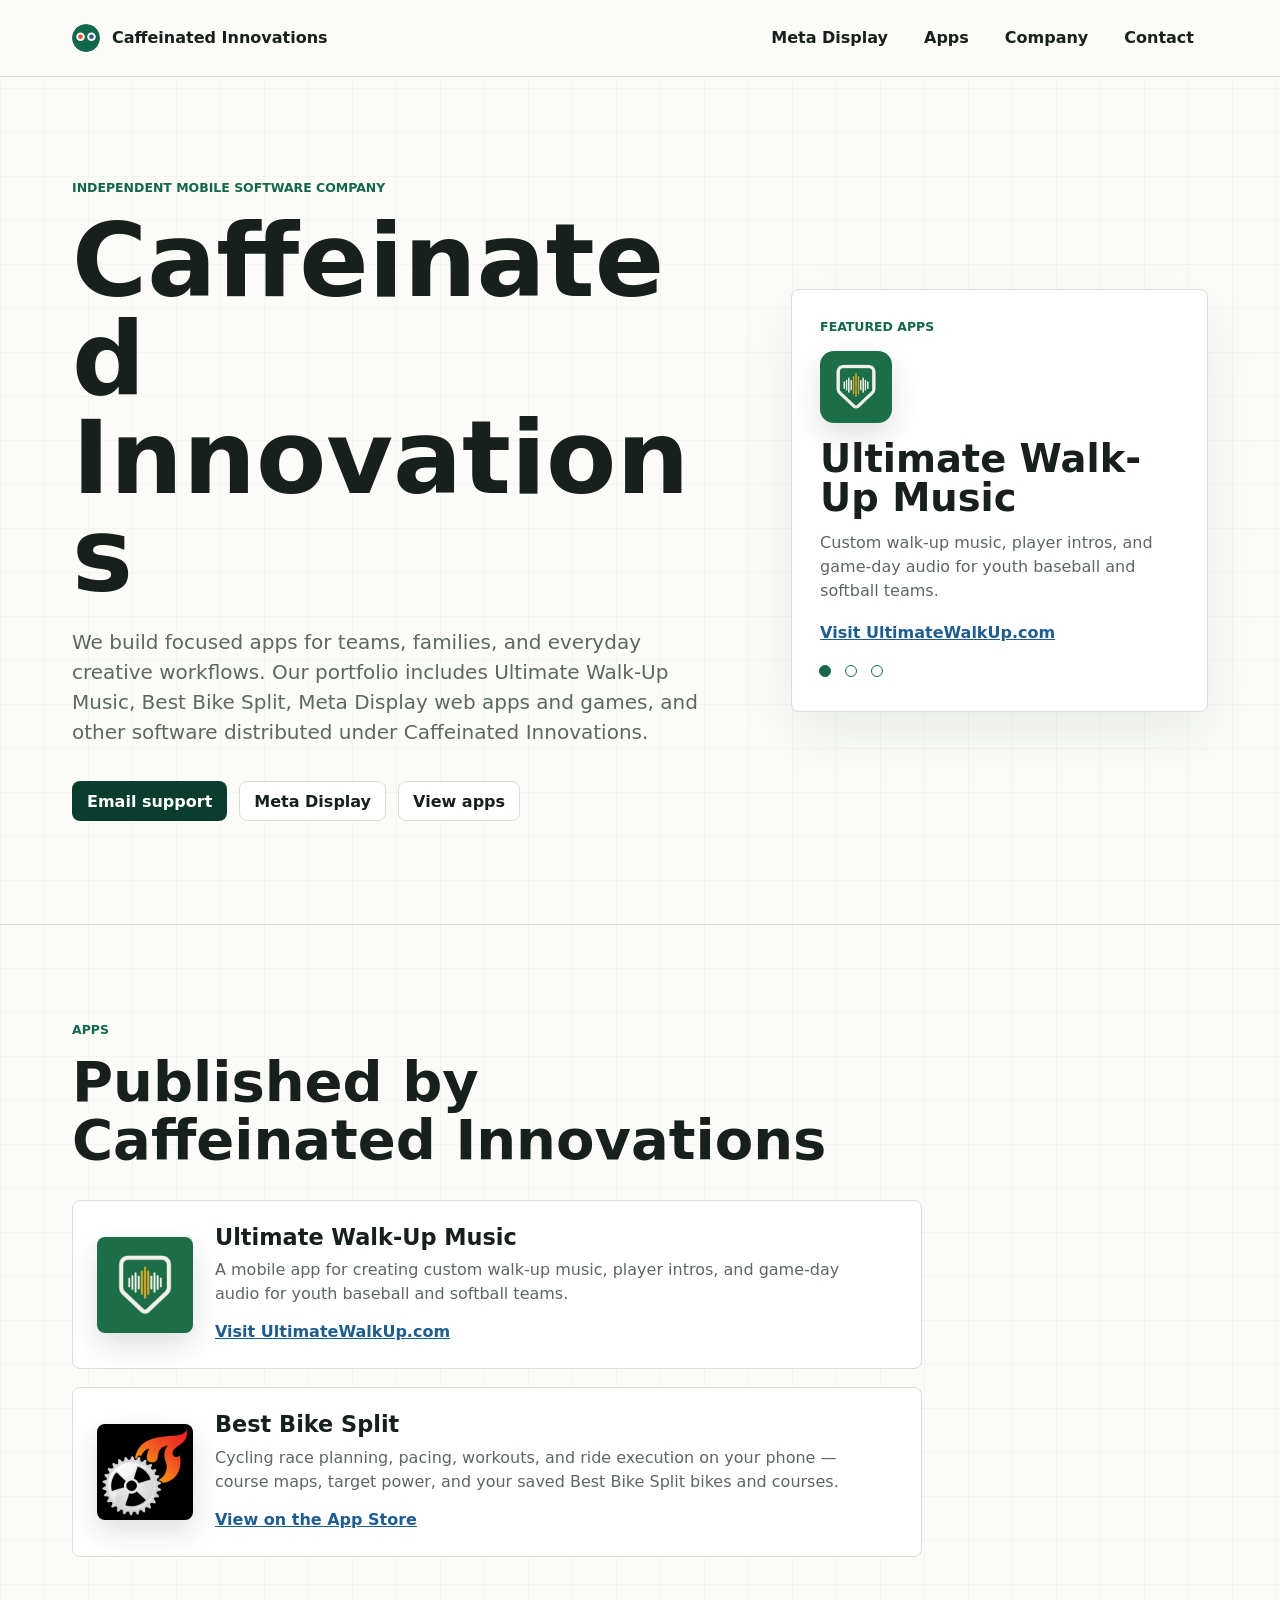
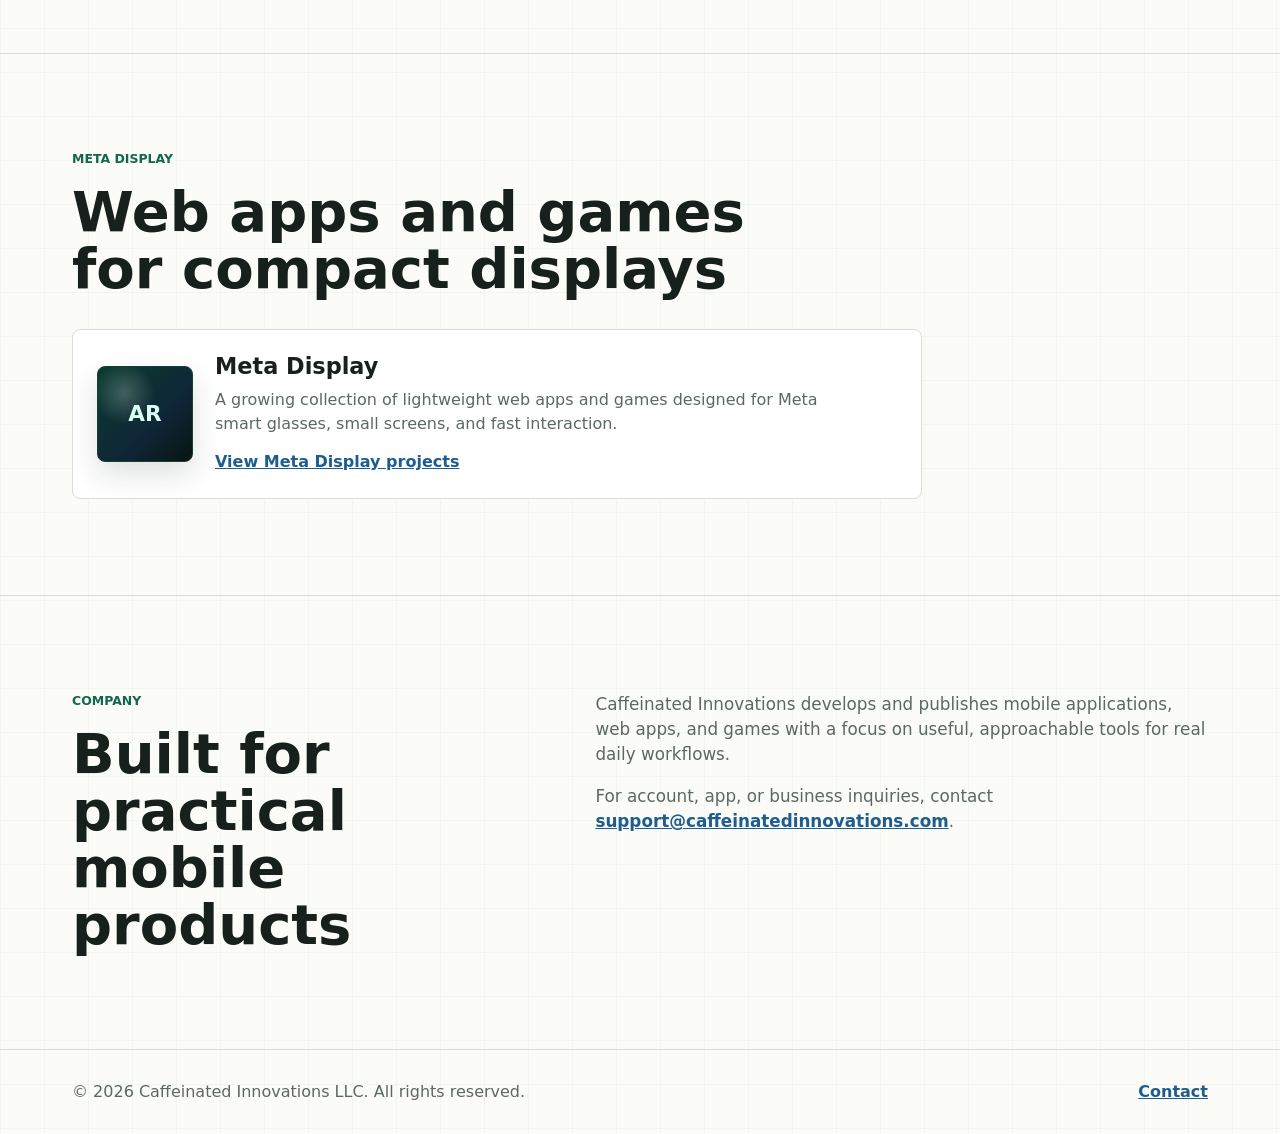
<file: index.html>
<!doctype html>
<html lang="en">
  <head>
    <meta charset="utf-8">
    <meta name="viewport" content="width=device-width, initial-scale=1">
    <title>Caffeinated Innovations</title>
    <meta
      name="description"
      content="Caffeinated Innovations is an independent software company building mobile apps, web apps, and games, including Ultimate Walk-Up Music and Best Bike Split."
    >
    <meta property="og:title" content="Caffeinated Innovations">
    <meta
      property="og:description"
      content="Independent software company building practical mobile apps, web apps, and games."
    >
    <meta property="og:type" content="website">
    <meta property="og:url" content="https://caffeinatedinnovations.com/">
    <link rel="canonical" href="https://caffeinatedinnovations.com/">
    <link rel="icon" type="image/svg+xml" href="/favicon.svg">
    <link rel="icon" sizes="32x32" href="/favicon-32.png">
    <link rel="apple-touch-icon" href="/apple-touch-icon-180.png">
    <link rel="stylesheet" href="styles.css">
  </head>
  <body>
    <header class="site-header">
      <a class="brand" href="/" aria-label="Caffeinated Innovations home">
        <img class="brand-mark" src="/favicon.svg" alt="" width="28" height="28">
        <span>Caffeinated Innovations</span>
      </a>
      <nav aria-label="Primary navigation">
        <a href="meta-display/">Meta Display</a>
        <a href="#apps">Apps</a>
        <a href="#company">Company</a>
        <a href="mailto:support@caffeinatedinnovations.com">Contact</a>
      </nav>
    </header>

    <main>
      <section class="hero" aria-labelledby="company-title">
        <div class="hero-copy">
          <p class="eyebrow">Independent mobile software company</p>
          <h1 id="company-title">Caffeinated Innovations</h1>
          <p class="intro">
            We build focused apps for teams, families, and everyday creative
            workflows. Our portfolio includes Ultimate Walk-Up Music, Best
            Bike Split, Meta Display web apps and games, and other software
            distributed under Caffeinated Innovations.
          </p>
          <div class="hero-actions" aria-label="Company contact options">
            <a class="button primary" href="mailto:support@caffeinatedinnovations.com">
              Email support
            </a>
            <a class="button secondary" href="meta-display/">Meta Display</a>
            <a class="button secondary" href="#apps">View apps</a>
          </div>
        </div>

        <aside class="app-highlight" aria-label="Featured apps" data-rotator>
          <p class="eyebrow">Featured apps</p>
          <div class="featured-slides">
            <div class="featured-slide active">
              <img
                class="featured-icon"
                src="assets/ultimate-walk-up-icon.png"
                alt=""
                width="72"
                height="72"
              >
              <h2>Ultimate Walk-Up Music</h2>
              <p>
                Custom walk-up music, player intros, and game-day audio for
                youth baseball and softball teams.
              </p>
              <a href="https://ultimatewalkup.com/">Visit UltimateWalkUp.com</a>
            </div>
            <div class="featured-slide">
              <img
                class="featured-icon"
                src="assets/best-bike-split-icon.png"
                alt=""
                width="72"
                height="72"
              >
              <h2>Best Bike Split</h2>
              <p>
                Cycling race planning, pacing, workouts, and ride execution
                on your phone.
              </p>
              <a href="https://apps.apple.com/us/app/best-bike-split/id6766100294">
                View on the App Store
              </a>
            </div>
            <div class="featured-slide">
              <div class="app-mark featured-mark" aria-hidden="true">AR</div>
              <h2>Meta Display</h2>
              <p>
                Lightweight web apps and games for Meta smart glasses,
                compact displays, and fast interaction.
              </p>
              <a href="meta-display/">View Meta Display projects</a>
            </div>
          </div>
          <div class="featured-dots">
            <button
              type="button"
              class="dot active"
              aria-label="Show Ultimate Walk-Up Music"
            ></button>
            <button
              type="button"
              class="dot"
              aria-label="Show Best Bike Split"
            ></button>
            <button
              type="button"
              class="dot"
              aria-label="Show Meta Display"
            ></button>
          </div>
        </aside>
      </section>

      <section id="apps" class="section" aria-labelledby="apps-title">
        <div class="section-heading">
          <p class="eyebrow">Apps</p>
          <h2 id="apps-title">Published by Caffeinated Innovations</h2>
        </div>

        <div class="app-card">
          <img
            class="app-icon"
            src="assets/ultimate-walk-up-icon.png"
            alt="Ultimate Walk-Up Music app icon"
            width="96"
            height="96"
          >
          <div class="app-copy">
            <h3>Ultimate Walk-Up Music</h3>
            <p>
              A mobile app for creating custom walk-up music, player intros,
              and game-day audio for youth baseball and softball teams.
            </p>
            <a href="https://ultimatewalkup.com/">Visit UltimateWalkUp.com</a>
          </div>
        </div>

        <div class="app-card">
          <img
            class="app-icon"
            src="assets/best-bike-split-icon.png"
            alt="Best Bike Split app icon"
            width="96"
            height="96"
          >
          <div class="app-copy">
            <h3>Best Bike Split</h3>
            <p>
              Cycling race planning, pacing, workouts, and ride execution on
              your phone &mdash; course maps, target power, and your saved
              Best Bike Split bikes and courses.
            </p>
            <a href="https://apps.apple.com/us/app/best-bike-split/id6766100294">
              View on the App Store
            </a>
          </div>
        </div>
      </section>

      <section id="meta-display" class="section" aria-labelledby="meta-display-title">
        <div class="section-heading">
          <p class="eyebrow">Meta Display</p>
          <h2 id="meta-display-title">Web apps and games for compact displays</h2>
        </div>

        <div class="app-card">
          <div class="app-mark" aria-hidden="true">AR</div>
          <div class="app-copy">
            <h3>Meta Display</h3>
            <p>
              A growing collection of lightweight web apps and games designed
              for Meta smart glasses, small screens, and fast interaction.
            </p>
            <a href="meta-display/">View Meta Display projects</a>
          </div>
        </div>
      </section>

      <section id="company" class="section split" aria-labelledby="company-info-title">
        <div>
          <p class="eyebrow">Company</p>
          <h2 id="company-info-title">Built for practical mobile products</h2>
        </div>
        <div class="company-copy">
          <p>
            Caffeinated Innovations develops and publishes mobile
            applications, web apps, and games with a focus on useful,
            approachable tools for real daily workflows.
          </p>
          <p>
            For account, app, or business inquiries, contact
            <a href="mailto:support@caffeinatedinnovations.com">support@caffeinatedinnovations.com</a>.
          </p>
        </div>
      </section>
    </main>

    <footer>
      <span>&copy; 2026 Caffeinated Innovations LLC. All rights reserved.</span>
      <a href="mailto:support@caffeinatedinnovations.com">Contact</a>
    </footer>

    <script>
      (function () {
        var rotator = document.querySelector("[data-rotator]");
        if (!rotator) return;
        var slides = rotator.querySelectorAll(".featured-slide");
        var dots = rotator.querySelectorAll(".featured-dots .dot");
        var index = 0;
        var timer = null;
        var reducedMotion = window.matchMedia(
          "(prefers-reduced-motion: reduce)"
        ).matches;

        function showSlide(n) {
          index = n;
          for (var i = 0; i < slides.length; i++) {
            slides[i].classList.toggle("active", i === n);
            dots[i].classList.toggle("active", i === n);
          }
        }

        function play() {
          if (reducedMotion || timer) return;
          timer = window.setInterval(function () {
            showSlide((index + 1) % slides.length);
          }, 6000);
        }

        function pause() {
          window.clearInterval(timer);
          timer = null;
        }

        for (var i = 0; i < dots.length; i++) {
          (function (n) {
            dots[n].addEventListener("click", function () {
              showSlide(n);
              pause();
              play();
            });
          })(i);
        }

        rotator.addEventListener("mouseenter", pause);
        rotator.addEventListener("mouseleave", play);
        rotator.addEventListener("focusin", pause);
        rotator.addEventListener("focusout", play);
        play();
      })();
    </script>
  </body>
</html>
</file>
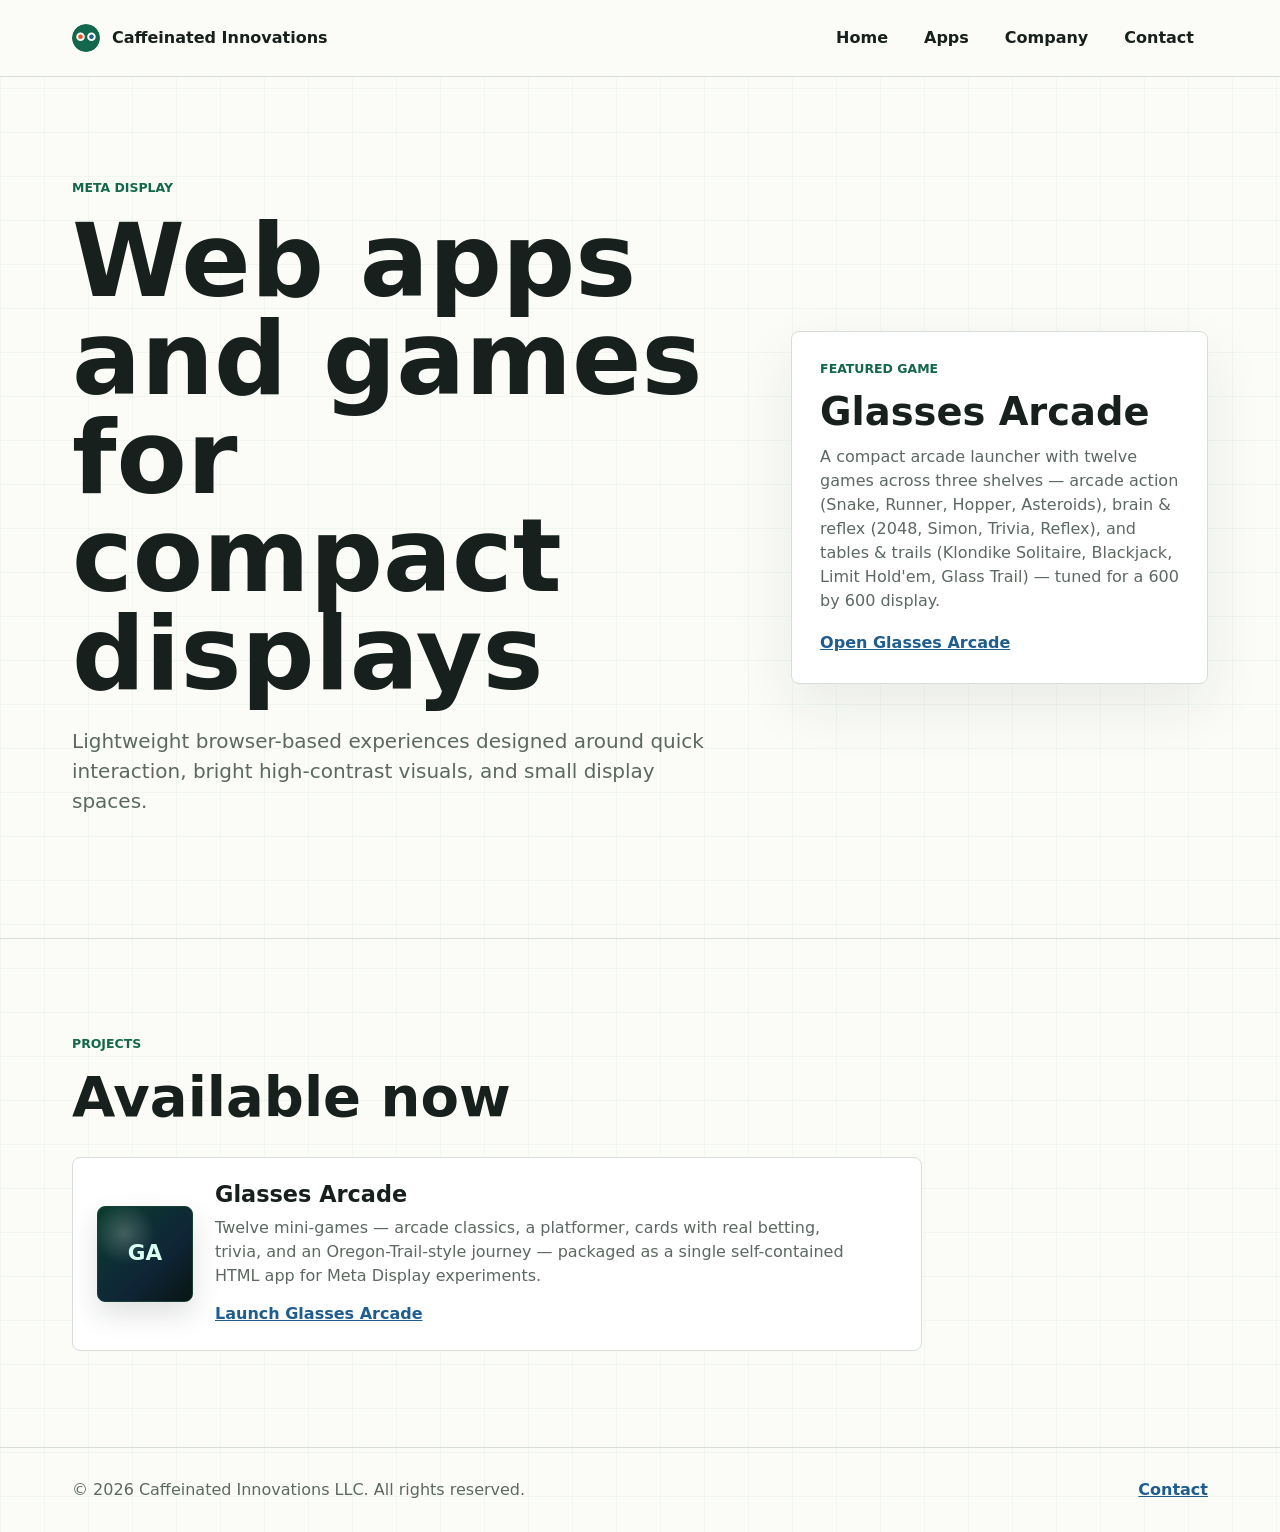
<file: meta-display/index.html>
<!doctype html>
<html lang="en">
  <head>
    <meta charset="utf-8">
    <meta name="viewport" content="width=device-width, initial-scale=1">
    <title>Meta Display | Caffeinated Innovations</title>
    <meta
      name="description"
      content="Meta Display web apps and games from Caffeinated Innovations, including Glasses Arcade."
    >
    <meta property="og:title" content="Meta Display | Caffeinated Innovations">
    <meta
      property="og:description"
      content="Lightweight web apps and games designed for Meta smart glasses and compact displays."
    >
    <meta property="og:type" content="website">
    <meta property="og:url" content="https://caffeinatedinnovations.com/meta-display/">
    <link rel="canonical" href="https://caffeinatedinnovations.com/meta-display/">
    <link rel="icon" type="image/svg+xml" href="/favicon.svg">
    <link rel="icon" sizes="32x32" href="/favicon-32.png">
    <link rel="apple-touch-icon" href="/apple-touch-icon-180.png">
    <link rel="stylesheet" href="../styles.css">
  </head>
  <body>
    <header class="site-header">
      <a class="brand" href="../" aria-label="Caffeinated Innovations home">
        <img class="brand-mark" src="/favicon.svg" alt="" width="28" height="28">
        <span>Caffeinated Innovations</span>
      </a>
      <nav aria-label="Primary navigation">
        <a href="../">Home</a>
        <a href="../#apps">Apps</a>
        <a href="../#company">Company</a>
        <a href="mailto:support@caffeinatedinnovations.com">Contact</a>
      </nav>
    </header>

    <main>
      <section class="hero compact-hero" aria-labelledby="meta-title">
        <div class="hero-copy">
          <p class="eyebrow">Meta Display</p>
          <h1 id="meta-title">Web apps and games for compact displays</h1>
          <p class="intro">
            Lightweight browser-based experiences designed around quick
            interaction, bright high-contrast visuals, and small display spaces.
          </p>
        </div>

        <aside class="app-highlight" aria-labelledby="featured-game-title">
          <p class="eyebrow">Featured game</p>
          <h2 id="featured-game-title">Glasses Arcade</h2>
          <p>
            A compact arcade launcher with twelve games across three shelves
            &mdash; arcade action (Snake, Runner, Hopper, Asteroids), brain
            &amp; reflex (2048, Simon, Trivia, Reflex), and tables &amp;
            trails (Klondike Solitaire, Blackjack, Limit Hold'em, Glass
            Trail) &mdash; tuned for a 600 by 600 display.
          </p>
          <a href="glasses-arcade.html">Open Glasses Arcade</a>
        </aside>
      </section>

      <section class="section" aria-labelledby="projects-title">
        <div class="section-heading">
          <p class="eyebrow">Projects</p>
          <h2 id="projects-title">Available now</h2>
        </div>

        <div class="app-card">
          <div class="app-mark" aria-hidden="true">GA</div>
          <div class="app-copy">
            <h3>Glasses Arcade</h3>
            <p>
              Twelve mini-games &mdash; arcade classics, a platformer, cards
              with real betting, trivia, and an Oregon-Trail-style journey
              &mdash; packaged as a single self-contained HTML app for Meta
              Display experiments.
            </p>
            <a href="glasses-arcade.html">Launch Glasses Arcade</a>
          </div>
        </div>
      </section>
    </main>

    <footer>
      <span>&copy; 2026 Caffeinated Innovations LLC. All rights reserved.</span>
      <a href="mailto:support@caffeinatedinnovations.com">Contact</a>
    </footer>
  </body>
</html>
</file>
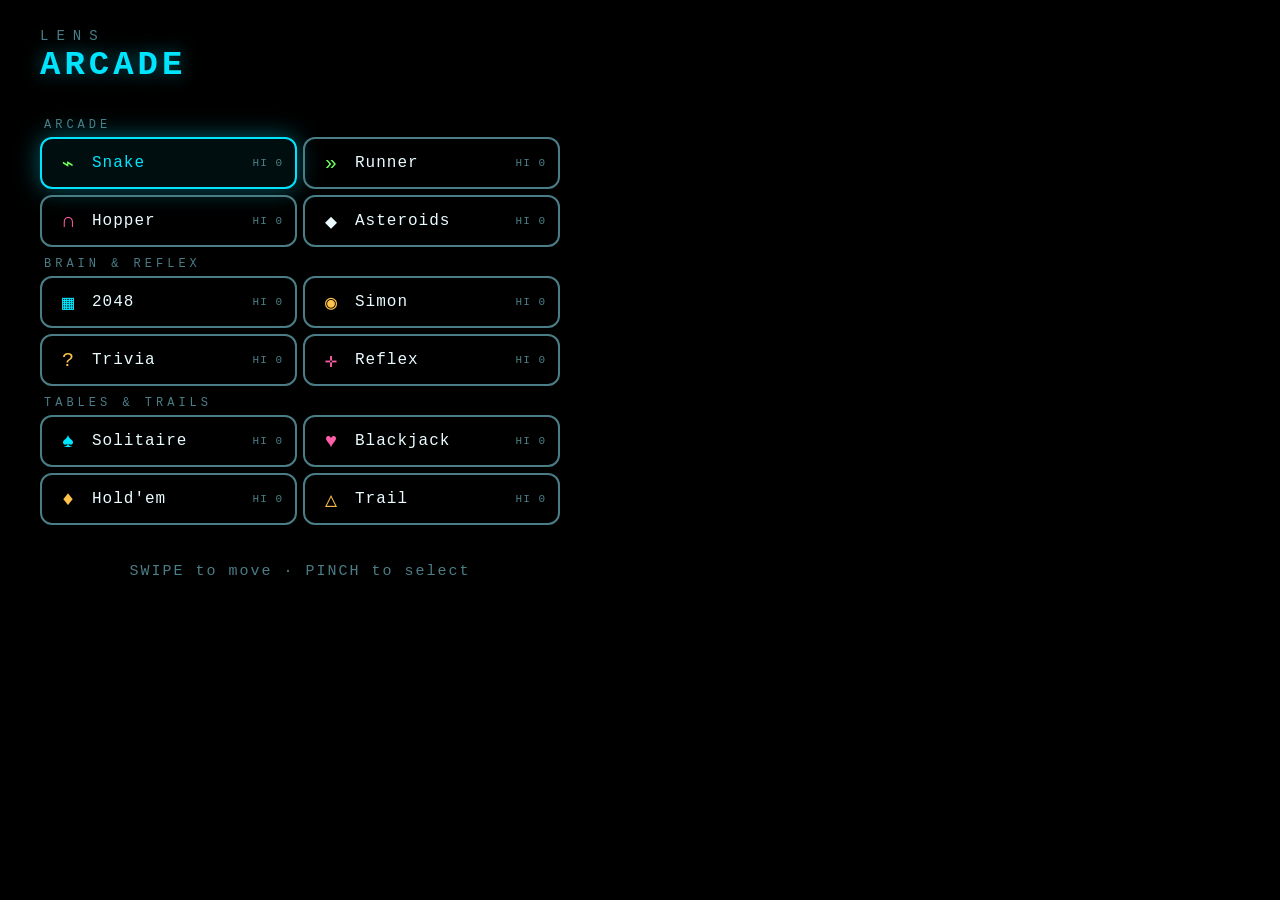
<file: meta-display/glasses-arcade.html>
<!DOCTYPE html>
<html lang="en">
<head>
<meta charset="UTF-8">
<meta name="viewport" content="width=600, height=600, initial-scale=1.0, user-scalable=no">
<title>Lens Arcade</title>
<link rel="icon" type="image/svg+xml" href="/favicon.svg">
<style>
  /* ---- Additive-display palette: black = transparent, bright lines = visible ---- */
  :root {
    --bg: #000000;
    --ink: #eafcff;
    --dim: #4a7d86;
    --cyan: #00e5ff;
    --lime: #6dff5a;
    --amber: #ffc24b;
    --pink: #ff5ea8;
    --focus: #00e5ff;
    --font: 'Courier New', ui-monospace, monospace;
  }

  * { box-sizing: border-box; margin: 0; padding: 0; }

  html, body {
    width: 600px;
    height: 600px;
    overflow: hidden;
    background: var(--bg);
    color: var(--ink);
    font-family: var(--font);
    -webkit-font-smoothing: none;
  }

  #app { position: relative; width: 600px; height: 600px; }

  .screen { position: absolute; inset: 0; display: none; }
  .screen.active { display: block; }

  /* ---------- Launcher ---------- */
  #launcher { padding: 28px 40px 20px; flex-direction: column; }
  #launcher.active { display: flex; }

  .brand {
    font-size: 14px; letter-spacing: 8px; color: var(--dim);
    text-transform: uppercase; margin-bottom: 2px;
  }
  .title {
    font-size: 34px; font-weight: bold; letter-spacing: 4px;
    color: var(--cyan); text-shadow: 0 0 18px rgba(0,229,255,.45);
    margin-bottom: 12px;
  }

  .menu { display: flex; flex-direction: column; gap: 10px; flex: 1; justify-content: center; }
  .sec-head { font-size: 12px; letter-spacing: 4px; color: var(--dim); margin: 0 4px 5px; }
  .sec-grid { display: grid; grid-template-columns: 1fr 1fr; gap: 6px; }

  .focusable {
    transition: all 120ms ease;
    border: 2px solid transparent;
    outline: none;
    cursor: pointer;
    background: transparent;
    color: var(--ink);
    font-family: var(--font);
  }

  .game-row {
    display: flex; align-items: center; gap: 10px;
    min-height: 52px;
    padding: 0 12px;
    border-radius: 12px;
    border: 2px solid var(--dim);
    width: 100%; box-sizing: border-box;
  }
  .game-row .glyph { font-size: 20px; width: 28px; text-align: center; flex-shrink: 0; }
  .game-row .label { font-size: 16px; letter-spacing: 1px; }
  .game-row .hi { font-size: 11px; color: var(--dim); margin-left: auto; letter-spacing: 1px; flex-shrink: 0; }

  .focusable:focus {
    border-color: var(--focus);
    box-shadow: 0 0 24px rgba(0,229,255,.4);
    background: rgba(0,229,255,.06);
  }
  .focusable:focus .label { color: var(--cyan); }

  .hint {
    font-size: 15px; color: var(--dim); letter-spacing: 2px; text-align: center;
    margin-top: 16px; flex-shrink: 0;
  }

  /* ---------- Generic game chrome ---------- */
  .game-head {
    display: flex; justify-content: space-between; align-items: baseline;
    padding: 28px 40px 12px;
  }
  .game-name { font-size: 24px; letter-spacing: 4px; color: var(--dim); text-transform: uppercase; }
  .score { font-size: 30px; color: var(--amber); letter-spacing: 2px; }

  .stage { display: flex; align-items: center; justify-content: center; height: 440px; }
  canvas { display: block; }

  .overlay {
    position: absolute; inset: 0;
    display: none; flex-direction: column;
    align-items: center; justify-content: center; gap: 18px;
    background: #000;
    z-index: 10;
  }
  .overlay.show { display: flex; }
  /* When an overlay is up, suppress anything underneath that could bleed
     through: on the additive display, the overlay's black background is
     TRANSPARENT, so any lit pixels below stay visible. Hide them all. */
  .screen:has(.overlay.show) #react-msg,
  .screen:has(.overlay.show) .simon-center,
  .screen:has(.overlay.show) .stage,
  .screen:has(.overlay.show) #trivia-themes,
  .screen:has(.overlay.show) #trivia-quiz,
  .screen:has(.overlay.show) .hint { visibility: hidden; }
  .overlay .big { font-size: 44px; color: var(--pink); letter-spacing: 4px; text-shadow: 0 0 18px rgba(255,94,168,.5); }
  .overlay .sub { font-size: 20px; color: var(--ink); letter-spacing: 2px; }
  .btn {
    min-height: 88px; padding: 0 40px;
    border: 2px solid var(--dim); border-radius: 14px;
    font-size: 26px; letter-spacing: 3px; color: var(--ink);
    display: flex; align-items: center; gap: 14px;
  }

  /* 2048 grid */
  #g2048-grid {
    display: grid; grid-template-columns: repeat(4, 96px); grid-template-rows: repeat(4, 96px);
    gap: 12px;
  }
  .tile {
    width: 96px; height: 96px; border-radius: 12px;
    display: flex; align-items: center; justify-content: center;
    font-size: 38px; font-weight: bold;
    border: 2px solid #143b40; color: var(--dim);
  }
  .tile[data-v]:not([data-v="0"]) { border-color: var(--cyan); color: var(--cyan); text-shadow: 0 0 12px rgba(0,229,255,.4); }
  .tile[data-v="0"] { color: transparent; }

  /* Simon pads — plus layout: each pad sits where its d-pad direction points */
  #simon-pad-grid { position: relative; width: 360px; height: 360px; }
  .pad {
    position: absolute; width: 112px; height: 112px; border: 3px solid; border-radius: 18px;
    opacity: .28; transition: opacity 90ms ease;
    display: flex; align-items: center; justify-content: center;
    font-size: 32px;
  }
  .pad.lit { opacity: 1; box-shadow: 0 0 40px currentColor; }
  .pad.p0 { top: 0; left: 124px; color: var(--cyan); border-color: var(--cyan); }      /* UP */
  .pad.p1 { top: 124px; right: 0; color: var(--lime); border-color: var(--lime); }     /* RIGHT */
  .pad.p2 { bottom: 0; left: 124px; color: var(--amber); border-color: var(--amber); } /* DOWN */
  .pad.p3 { top: 124px; left: 0; color: var(--pink); border-color: var(--pink); }      /* LEFT */
  .simon-center {
    position: absolute; inset: 0; margin: auto; width: 112px; height: 112px;
    display: flex; align-items: center; justify-content: center; text-align: center;
    font-size: 17px; letter-spacing: 2px; color: var(--dim);
  }

  /* Klondike solitaire */
  #sol-wrap { display: flex; flex-direction: column; gap: 14px; padding-top: 4px; }
  #sol-top { display: flex; gap: 6px; justify-content: center; }
  .stile {
    width: 58px; height: 76px; border: 2px solid var(--dim); border-radius: 8px;
    display: flex; align-items: center; justify-content: center;
    font-size: 16px; color: var(--dim); position: relative;
  }
  .stile .cnt { position: absolute; bottom: -16px; font-size: 11px; color: var(--dim); letter-spacing: 1px; }
  #sol-gap { width: 20px; }
  #sol-tab { display: flex; gap: 10px; justify-content: center; margin-top: 14px; }
  .scol { position: relative; width: 58px; min-height: 80px; border-radius: 8px; }
  .scol.focus { outline: 2px solid var(--focus); outline-offset: 3px; }
  .stile.focus { outline: 2px solid var(--focus); outline-offset: 3px; }
  .scard {
    position: absolute; left: 0; width: 58px; height: 76px;
    border: 2px solid var(--dim); border-radius: 8px; background: #000;
    display: flex; align-items: flex-start; justify-content: center;
    padding-top: 3px; font-size: 15px; color: var(--dim);
  }
  .scard.red { color: var(--pink); border-color: var(--pink); }
  .scard.blk { color: var(--cyan); border-color: var(--cyan); }
  .scard.down { color: #2e565c; border-color: #2e565c; }
  .scard.sel { box-shadow: 0 0 18px rgba(0,229,255,.55); border-color: var(--focus); }
  .scard.carry, .stile.carry { border-color: var(--lime); color: var(--lime); box-shadow: 0 0 20px rgba(109,255,90,.5); }

  /* Trail */
  #trail-body { height: 440px; display: flex; flex-direction: column; gap: 12px; padding: 0 40px; justify-content: center; }
  #trail-stats, #trail-party { font-size: 15px; color: var(--dim); letter-spacing: 1px; }
  #trail-log { min-height: 104px; font-size: 18px; line-height: 1.5; color: var(--ink); letter-spacing: 1px; }
  #trail-hunt { font-size: 64px; text-align: center; color: var(--lime); min-height: 84px; display: none; text-shadow: 0 0 22px rgba(109,255,90,.5); }
  #trail-actions { display: flex; flex-direction: column; gap: 10px; }
  .trail-btn {
    min-height: 52px; border: 2px solid var(--dim); border-radius: 12px;
    font-size: 19px; letter-spacing: 2px;
    display: flex; align-items: center; justify-content: center;
  }
  #sol-msg { text-align: center; font-size: 13px; color: var(--dim); letter-spacing: 1px; min-height: 16px; margin-top: 18px; }
  @keyframes stockpulse {
    0%,100% { box-shadow: 0 0 6px rgba(0,229,255,.2); }
    50% { box-shadow: 0 0 26px rgba(0,229,255,.7); }
  }
  .stile.nudge { animation: stockpulse 1.1s ease infinite; border-color: var(--cyan); color: var(--cyan); }
  @keyframes deny { 0%,100%{ transform: translateX(0);} 25%{ transform: translateX(-6px);} 75%{ transform: translateX(6px);} }
  .deny { animation: deny 180ms ease; }

  /* Blackjack */
  #bj-table { height: 440px; display: flex; flex-direction: column; align-items: center; justify-content: center; gap: 14px; padding: 0 40px; }
  .bj-row-label { font-size: 14px; color: var(--dim); letter-spacing: 3px; }
  .bj-hand { display: flex; gap: 10px; min-height: 90px; align-items: center; }
  .bj-card {
    width: 58px; height: 86px; border: 2px solid var(--dim); border-radius: 10px;
    display: flex; align-items: center; justify-content: center; font-size: 19px;
  }
  .bj-card.red { color: var(--pink); border-color: var(--pink); }
  .bj-card.blk { color: var(--cyan); border-color: var(--cyan); }
  .bj-card.hole { color: var(--dim); border-color: var(--dim); }
  #bj-msg { font-size: 19px; letter-spacing: 2px; color: var(--amber); min-height: 26px; text-align: center; }
  #bj-actions { display: flex; gap: 14px; }
  .bj-btn { min-height: 60px; padding: 0 28px; border: 2px solid var(--dim); border-radius: 12px; font-size: 21px; letter-spacing: 2px; }

  /* Hold'em */
  #hold-table { height: 440px; display: flex; flex-direction: column; align-items: center; justify-content: center; gap: 10px; padding: 0 30px; }
  .hold-label { font-size: 13px; color: var(--dim); letter-spacing: 3px; }
  .hold-hand { display: flex; gap: 8px; min-height: 88px; align-items: center; }
  #hold-board { display: flex; gap: 8px; min-height: 88px; align-items: center; }
  #hold-pot { font-size: 17px; color: var(--amber); letter-spacing: 2px; }
  #hold-msg { font-size: 16px; letter-spacing: 1px; color: var(--ink); min-height: 22px; text-align: center; }
  #hold-actions { display: flex; gap: 12px; }
  .hold-btn { min-height: 54px; padding: 0 22px; border: 2px solid var(--dim); border-radius: 12px; font-size: 18px; letter-spacing: 2px; }
  .hold-btn[disabled] { opacity: .35; }

  /* Trivia */
  #trivia-themes { height: 440px; display: grid; grid-template-columns: 1fr 1fr; gap: 12px; align-content: center; padding: 0 40px; }
  .theme-btn {
    min-height: 96px; border: 2px solid var(--dim); border-radius: 14px;
    display: flex; flex-direction: column; gap: 6px; align-items: center; justify-content: center;
    font-size: 21px; letter-spacing: 2px;
  }
  .theme-btn .tglyph { font-size: 28px; }
  #trivia-quiz { display: none; height: 440px; flex-direction: column; gap: 12px; padding: 0 40px; }
  #trivia-quiz.on { display: flex; }
  #trivia-bar-wrap { height: 6px; border: 1px solid #143b40; }
  #trivia-bar { height: 100%; width: 100%; background: var(--amber); transform-origin: left; }
  #trivia-q { min-height: 80px; display: flex; align-items: center; font-size: 20px; line-height: 1.35; letter-spacing: 1px; }
  #trivia-answers { display: flex; flex-direction: column; gap: 10px; }
  .answer {
    min-height: 54px; border: 2px solid var(--dim); border-radius: 12px;
    display: flex; align-items: center; text-align: left; padding: 0 16px;
    font-size: 18px; letter-spacing: 1px; width: 100%;
  }
  .answer.correct { border-color: var(--lime); color: var(--lime); box-shadow: 0 0 22px rgba(109,255,90,.4); }
  .answer.wrong { border-color: var(--pink); color: var(--pink); }
  #trivia-progress { font-size: 13px; color: var(--dim); letter-spacing: 2px; text-align: center; }

  /* Reaction */
  #react-field { position: relative; width: 440px; height: 380px; border: 2px solid #143b40; border-radius: 16px; }
  #target {
    position: absolute; width: 76px; height: 76px; border-radius: 50%;
    border: 3px solid var(--lime); color: var(--lime);
    display: none; align-items: center; justify-content: center; font-size: 30px;
    box-shadow: 0 0 32px rgba(109,255,90,.5);
  }
  #react-msg { position:absolute; inset:0; display:flex; align-items:center; justify-content:center;
    font-size: 22px; color: var(--dim); letter-spacing: 2px; text-align:center; pointer-events:none; }
</style>
</head>
<body>
<div id="app">

  <!-- ===== LAUNCHER ===== -->
  <section id="launcher" class="screen active">
    <div class="brand">Lens</div>
    <div class="title">ARCADE</div>
    <div class="menu" id="menu">
      <div class="menu-sec">
        <div class="sec-head">ARCADE</div>
        <div class="sec-grid">
          <button class="focusable game-row" data-game="snake">
            <span class="glyph" style="color:var(--lime)">⌁</span>
            <span class="label">Snake</span>
            <span class="hi" id="hi-snake">HI 0</span>
          </button>
          <button class="focusable game-row" data-game="runner">
            <span class="glyph" style="color:var(--lime)">»</span>
            <span class="label">Runner</span>
            <span class="hi" id="hi-runner">HI 0</span>
          </button>
          <button class="focusable game-row" data-game="hop">
            <span class="glyph" style="color:var(--pink)">∩</span>
            <span class="label">Hopper</span>
            <span class="hi" id="hi-hop">HI 0</span>
          </button>
          <button class="focusable game-row" data-game="roids">
            <span class="glyph" style="color:var(--ink)">◆</span>
            <span class="label">Asteroids</span>
            <span class="hi" id="hi-roids">HI 0</span>
          </button>
        </div>
      </div>
      <div class="menu-sec">
        <div class="sec-head">BRAIN &amp; REFLEX</div>
        <div class="sec-grid">
          <button class="focusable game-row" data-game="g2048">
            <span class="glyph" style="color:var(--cyan)">▦</span>
            <span class="label">2048</span>
            <span class="hi" id="hi-g2048">HI 0</span>
          </button>
          <button class="focusable game-row" data-game="simon">
            <span class="glyph" style="color:var(--amber)">◉</span>
            <span class="label">Simon</span>
            <span class="hi" id="hi-simon">HI 0</span>
          </button>
          <button class="focusable game-row" data-game="trivia">
            <span class="glyph" style="color:var(--amber)">?</span>
            <span class="label">Trivia</span>
            <span class="hi" id="hi-trivia">HI 0</span>
          </button>
          <button class="focusable game-row" data-game="react">
            <span class="glyph" style="color:var(--pink)">✛</span>
            <span class="label">Reflex</span>
            <span class="hi" id="hi-react">HI 0</span>
          </button>
        </div>
      </div>
      <div class="menu-sec">
        <div class="sec-head">TABLES &amp; TRAILS</div>
        <div class="sec-grid">
          <button class="focusable game-row" data-game="sol">
            <span class="glyph" style="color:var(--cyan)">♠</span>
            <span class="label">Solitaire</span>
            <span class="hi" id="hi-sol">HI 0</span>
          </button>
          <button class="focusable game-row" data-game="bj">
            <span class="glyph" style="color:var(--pink)">♥</span>
            <span class="label">Blackjack</span>
            <span class="hi" id="hi-bj">HI 0</span>
          </button>
          <button class="focusable game-row" data-game="hold">
            <span class="glyph" style="color:var(--amber)">♦</span>
            <span class="label">Hold'em</span>
            <span class="hi" id="hi-hold">HI 0</span>
          </button>
          <button class="focusable game-row" data-game="trail">
            <span class="glyph" style="color:var(--amber)">△</span>
            <span class="label">Trail</span>
            <span class="hi" id="hi-trail">HI 0</span>
          </button>
        </div>
      </div>
    </div>
    <div class="hint">SWIPE to move · PINCH to select</div>
  </section>

  <!-- ===== SNAKE ===== -->
  <section id="snake" class="screen">
    <div class="game-head"><span class="game-name">Snake</span><span class="score" id="snake-score">0</span></div>
    <div class="stage"><canvas id="snake-canvas" width="440" height="440"></canvas></div>
    <div class="overlay" id="snake-over">
      <div class="big">GAME OVER</div>
      <div class="sub" id="snake-final">Score 0</div>
      <button class="focusable btn" data-act="snake-retry">↻ Retry</button>
      <button class="focusable btn" data-act="menu">⌂ Menu</button>
    </div>
  </section>

  <!-- ===== 2048 ===== -->
  <section id="g2048" class="screen">
    <div class="game-head"><span class="game-name">2048</span><span class="score" id="g2048-score">0</span></div>
    <div class="stage"><div id="g2048-grid"></div></div>
    <div class="overlay" id="g2048-over">
      <div class="big" id="g2048-result">GAME OVER</div>
      <div class="sub" id="g2048-final">Score 0</div>
      <button class="focusable btn" data-act="g2048-retry">↻ Retry</button>
      <button class="focusable btn" data-act="menu">⌂ Menu</button>
    </div>
  </section>

  <!-- ===== SIMON ===== -->
  <section id="simon" class="screen">
    <div class="game-head"><span class="game-name">Simon</span><span class="score" id="simon-score">0</span></div>
    <div class="stage">
      <div id="simon-pad-grid">
        <div class="pad p0" data-pad="0">&#9650;</div>
        <div class="pad p1" data-pad="1">&#9654;</div>
        <div class="pad p2" data-pad="2">&#9660;</div>
        <div class="pad p3" data-pad="3">&#9664;</div>
        <div class="simon-center" id="simon-center">PINCH</div>
      </div>
    </div>
    <div class="overlay" id="simon-over">
      <div class="big">MISSED</div>
      <div class="sub" id="simon-final">Round 0</div>
      <button class="focusable btn" data-act="simon-retry">↻ Retry</button>
      <button class="focusable btn" data-act="menu">⌂ Menu</button>
    </div>
  </section>

  <!-- ===== REFLEX ===== -->
  <section id="react" class="screen">
    <div class="game-head"><span class="game-name">Reflex</span><span class="score" id="react-score">0</span></div>
    <div class="stage">
      <div id="react-field">
        <div id="target">✛</div>
        <div id="react-msg">PINCH to start<br>Hit targets fast</div>
      </div>
    </div>
    <div class="overlay" id="react-over">
      <div class="big">TIME UP</div>
      <div class="sub" id="react-final">Hits 0 · Avg 0ms</div>
      <button class="focusable btn" data-act="react-retry">↻ Retry</button>
      <button class="focusable btn" data-act="menu">⌂ Menu</button>
    </div>
  </section>

  <!-- ===== RUNNER ===== -->
  <section id="runner" class="screen">
    <div class="game-head"><span class="game-name">Runner</span><span class="score" id="runner-score">0m</span></div>
    <div class="stage"><canvas id="runner-canvas" width="440" height="440"></canvas></div>
    <div class="hint">LEFT/RIGHT lanes · UP jump · DOWN slide</div>
    <div class="overlay" id="runner-over">
      <div class="big">WIPEOUT</div>
      <div class="sub" id="runner-final">Distance 0m</div>
      <button class="focusable btn" data-act="runner-retry">↻ Retry</button>
      <button class="focusable btn" data-act="menu">⌂ Menu</button>
    </div>
  </section>

  <!-- ===== SOLITAIRE (KLONDIKE) ===== -->
  <section id="sol" class="screen">
    <div class="game-head"><span class="game-name">Solitaire</span><span class="score" id="sol-score">0</span></div>
    <div class="stage">
      <div id="sol-wrap">
        <div id="sol-top">
          <div class="stile" id="sol-stock">▮<span class="cnt" id="sol-stock-cnt">24</span></div>
          <div class="stile" id="sol-waste">—</div>
          <div id="sol-gap"></div>
          <div class="stile" id="sol-f0">♠</div>
          <div class="stile" id="sol-f1">♥</div>
          <div class="stile" id="sol-f2">♦</div>
          <div class="stile" id="sol-f3">♣</div>
        </div>
        <div id="sol-tab"></div>
        <div id="sol-msg"></div>
      </div>
    </div>
    <div class="overlay" id="sol-help">
      <div class="big">SOLITAIRE</div>
      <div class="sub">Build DOWN on the table, alternating colors.<br>Send A → K of each suit up to the foundations.</div>
      <div class="sub">PINCH grabs a card or stack · PINCH again drops it.<br>Aces and ready cards fly up automatically.</div>
      <div class="sub">UP/DOWN picks how much of a stack to grab.</div>
      <button class="focusable btn" data-act="sol-begin">▶ Play</button>
    </div>
    <div class="overlay" id="sol-over">
      <div class="big" id="sol-result">YOU WIN!</div>
      <div class="sub" id="sol-final">All 52 cards home</div>
      <button class="focusable btn" data-act="sol-retry">↻ New Deal</button>
      <button class="focusable btn" data-act="menu">⌂ Menu</button>
    </div>
  </section>

  <!-- ===== BLACKJACK ===== -->
  <section id="bj" class="screen">
    <div class="game-head"><span class="game-name">Blackjack</span><span class="score" id="bj-chips">100</span></div>
    <div class="stage">
      <div id="bj-table">
        <div class="bj-row-label" id="bj-dealer-label">DEALER</div>
        <div class="bj-hand" id="bj-dealer"></div>
        <div id="bj-msg">PINCH to deal · BET 10</div>
        <div class="bj-hand" id="bj-player"></div>
        <div class="bj-row-label" id="bj-player-label">YOU</div>
        <div id="bj-actions">
          <button class="focusable bj-btn" id="bj-hit">HIT</button>
          <button class="focusable bj-btn" id="bj-stand">STAND</button>
        </div>
      </div>
    </div>
    <div class="overlay" id="bj-over">
      <div class="big">BUSTED OUT</div>
      <div class="sub" id="bj-final">Peak 100</div>
      <button class="focusable btn" data-act="bj-retry">↻ Retry</button>
      <button class="focusable btn" data-act="menu">⌂ Menu</button>
    </div>
  </section>

  <!-- ===== HOLD'EM ===== -->
  <section id="hold" class="screen">
    <div class="game-head"><span class="game-name">Hold'em</span><span class="score" id="hold-chips">200</span></div>
    <div class="stage">
      <div id="hold-table">
        <div class="hold-label" id="hold-bot-label">DEALER BOT · 200</div>
        <div class="hold-hand" id="hold-bot"></div>
        <div id="hold-board"></div>
        <div id="hold-pot">POT 0</div>
        <div id="hold-msg"></div>
        <div class="hold-hand" id="hold-player"></div>
        <div id="hold-actions">
          <button class="focusable hold-btn" id="hold-fold">FOLD</button>
          <button class="focusable hold-btn" id="hold-call">CHECK</button>
          <button class="focusable hold-btn" id="hold-raise">RAISE</button>
        </div>
      </div>
    </div>
    <div class="overlay" id="hold-over">
      <div class="big">FELTED</div>
      <div class="sub" id="hold-final">Peak 200</div>
      <button class="focusable btn" data-act="hold-retry">↻ Rebuy</button>
      <button class="focusable btn" data-act="menu">⌂ Menu</button>
    </div>
  </section>

  <!-- ===== ASTEROIDS ===== -->
  <section id="roids" class="screen">
    <div class="game-head"><span class="game-name">Asteroids</span><span class="score" id="roids-score">0</span></div>
    <div class="stage"><canvas id="roids-canvas" width="440" height="440"></canvas></div>
    <div class="hint">LEFT/RIGHT turn · UP thrust · PINCH fire · DOWN warp</div>
    <div class="overlay" id="roids-over">
      <div class="big">SHIP LOST</div>
      <div class="sub" id="roids-final">Score 0</div>
      <button class="focusable btn" data-act="roids-retry">↻ Retry</button>
      <button class="focusable btn" data-act="menu">⌂ Menu</button>
    </div>
  </section>

  <!-- ===== HOPPER ===== -->
  <section id="hop" class="screen">
    <div class="game-head"><span class="game-name">Hopper</span><span class="score" id="hop-score">0</span></div>
    <div class="stage"><canvas id="hop-canvas" width="440" height="440"></canvas></div>
    <div class="hint">UP jump · again = double · RIGHT dash · LEFT slow · DOWN drop</div>
    <div class="overlay" id="hop-over">
      <div class="big">GAME OVER</div>
      <div class="sub" id="hop-final">Score 0</div>
      <button class="focusable btn" data-act="hop-retry">↻ Retry</button>
      <button class="focusable btn" data-act="menu">⌂ Menu</button>
    </div>
  </section>

  <!-- ===== TRAIL ===== -->
  <section id="trail" class="screen">
    <div class="game-head"><span class="game-name">Glass Trail</span><span class="score" id="trail-miles">0 MI</span></div>
    <div id="trail-body">
      <div id="trail-stats"></div>
      <div id="trail-party"></div>
      <div id="trail-log"></div>
      <div id="trail-hunt"></div>
      <div id="trail-actions"></div>
    </div>
    <div class="hint">PINCH chooses · reach 2000 miles</div>
    <div class="overlay" id="trail-over">
      <div class="big" id="trail-result">THE TRAIL</div>
      <div class="sub" id="trail-final"></div>
      <button class="focusable btn" data-act="trail-retry">↻ New Journey</button>
      <button class="focusable btn" data-act="menu">⌂ Menu</button>
    </div>
  </section>

  <!-- ===== TRIVIA ===== -->
  <section id="trivia" class="screen">
    <div class="game-head"><span class="game-name">Trivia</span><span class="score" id="trivia-score">0</span></div>
    <div id="trivia-themes"></div>
    <div id="trivia-quiz">
      <div id="trivia-bar-wrap"><div id="trivia-bar"></div></div>
      <div id="trivia-q"></div>
      <div id="trivia-answers"></div>
      <div id="trivia-progress">Q 1/8</div>
    </div>
    <div class="overlay" id="trivia-over">
      <div class="big">QUIZ DONE</div>
      <div class="sub" id="trivia-final">Score 0</div>
      <button class="focusable btn" data-act="trivia-retry">↻ Themes</button>
      <button class="focusable btn" data-act="menu">⌂ Menu</button>
    </div>
  </section>

</div>

<script>
/* ============================================================
   LENS ARCADE — Meta Ray-Ban Display web app
   Input model: ArrowUp/Down/Left/Right + Enter only.
   Display model: black is transparent; bright lines visible.
   ============================================================ */

const DPAD = { UP:'ArrowUp', DOWN:'ArrowDown', LEFT:'ArrowLeft', RIGHT:'ArrowRight', SELECT:'Enter' };

const screens = {};
document.querySelectorAll('.screen').forEach(s => screens[s.id] = s);
let current = 'launcher';

function show(id){
  screens[current].classList.remove('active');
  current = id;
  screens[id].classList.add('active');
  // focus first focusable in the new screen
  const f = screens[id].querySelector('.focusable');
  if (f) f.focus();
}

/* ---- high scores (storage may be unavailable in some webviews) ---- */
function getHi(k){ try { return parseInt(localStorage.getItem('hi-'+k)||'0',10); } catch(e){ return 0; } }
function setHi(k,v){ try { if(v>getHi(k)) localStorage.setItem('hi-'+k,String(v)); } catch(e){} refreshHi(); }
function refreshHi(){
  ['snake','g2048','simon','react','runner','sol','bj','trivia','trail','hop','roids','hold'].forEach(k=>{
    const el=document.getElementById('hi-'+k); if(el) el.textContent='HI '+getHi(k);
  });
}
refreshHi();

/* ---- launcher navigation ---- */
const menuBtns = Array.from(document.querySelectorAll('#menu .focusable'));
menuBtns[0].focus();

/* central key router: each screen registers a handler */
const handlers = {};
document.addEventListener('keydown', e=>{
  if(!Object.values(DPAD).includes(e.key)) return;
  e.preventDefault();
  const h = handlers[current];
  if(h) h(e.key);
});

/* generic vertical-list focus mover (launcher + overlays) */
function listNav(container, key){
  const items = Array.from(container.querySelectorAll('.focusable:not(.hidden)'))
    .filter(el => el.offsetParent !== null);
  if(!items.length) return;
  let idx = items.indexOf(document.activeElement);
  if(idx===-1){ items[0].focus(); return; }
  if(key===DPAD.UP||key===DPAD.LEFT) idx = (idx>0)?idx-1:items.length-1;
  if(key===DPAD.DOWN||key===DPAD.RIGHT) idx = (idx<items.length-1)?idx+1:0;
  if(key===DPAD.SELECT){ items[idx].click(); return; }
  items[idx].focus();
}

/* 2-column grid focus mover (launcher + trivia themes) */
function gridNav(container, key, cols){
  const items = Array.from(container.querySelectorAll('.focusable'))
    .filter(el => el.offsetParent !== null);
  if(!items.length) return;
  let i = items.indexOf(document.activeElement);
  if(i===-1){ items[0].focus(); return; }
  const n = items.length;
  if(key===DPAD.SELECT){ items[i].click(); return; }
  if(key===DPAD.LEFT)  i = (i%cols===0) ? Math.min(i+cols-1, n-1) : i-1;
  if(key===DPAD.RIGHT) i = (i%cols===cols-1 || i===n-1) ? i-(i%cols) : i+1;
  if(key===DPAD.UP)    i = (i-cols+n)%n;
  if(key===DPAD.DOWN)  i = (i+cols)%n;
  items[i].focus();
}

handlers.launcher = key => {
  if(key===DPAD.SELECT){ document.activeElement.click(); return; }
  gridNav(document.getElementById('menu'), key, 2);
};
menuBtns.forEach(b=> b.addEventListener('click', ()=> launch(b.dataset.game)));

/* overlay buttons (data-act) */
document.querySelectorAll('[data-act]').forEach(btn=>{
  btn.addEventListener('click', ()=>{
    const a = btn.dataset.act;
    if(a==='menu'){ stopAll(); show('launcher'); }
    else if(a==='snake-retry'){ startSnake(); }
    else if(a==='g2048-retry'){ start2048(); }
    else if(a==='simon-retry'){ startSimon(); }
    else if(a==='react-retry'){ startReact(); }
    else if(a==='runner-retry'){ startRunner(); }
    else if(a==='sol-retry'){ startSol(); }
    else if(a==='sol-begin'){
      document.getElementById('sol-help').classList.remove('show');
    }
    else if(a==='trail-retry'){ startTrail(); }
    else if(a==='hop-retry'){ startHop(); }
    else if(a==='roids-retry'){ startRoids(); }
    else if(a==='hold-retry'){ startHold(); }
    else if(a==='bj-retry'){ startBJ(); }
    else if(a==='trivia-retry'){ startTrivia(); }
  });
});

function launch(game){
  if(game==='snake'){ show('snake'); startSnake(); }
  if(game==='g2048'){ show('g2048'); start2048(); }
  if(game==='simon'){ show('simon'); startSimon(); }
  if(game==='react'){ show('react'); startReact(); }
  if(game==='runner'){ show('runner'); startRunner(); }
  if(game==='sol'){ show('sol'); startSol(true); }
  if(game==='bj'){ show('bj'); startBJ(); }
  if(game==='trivia'){ show('trivia'); startTrivia(); }
  if(game==='trail'){ show('trail'); startTrail(); }
  if(game==='hop'){ show('hop'); startHop(); }
  if(game==='roids'){ show('roids'); startRoids(); }
  if(game==='hold'){ show('hold'); startHold(); }
}
function stopAll(){ stopSnake(); stopSimon(); stopReact(); stopRunner(); stopBJ(); stopTrivia(); stopTrail(); stopHop(); stopRoids(); stopHold(); }

/* ============================================================
   SNAKE
   ============================================================ */
const snakeCv = document.getElementById('snake-canvas');
const sctx = snakeCv.getContext('2d');
const GRID = 22, CELL = 440/GRID;
let snake, sdir, sfood, sscore, sLoop, sPending;

function startSnake(){
  document.getElementById('snake-over').classList.remove('show');
  snake = [{x:11,y:11},{x:10,y:11},{x:9,y:11}];
  sdir = {x:1,y:0}; sPending = sdir;
  sscore = 0; placeFood();
  document.getElementById('snake-score').textContent = '0';
  clearInterval(sLoop); sLoop = setInterval(snakeTick, 130);
  drawSnake();
}
function stopSnake(){ clearInterval(sLoop); }
function placeFood(){
  do { sfood = {x:(Math.random()*GRID)|0, y:(Math.random()*GRID)|0}; }
  while(snake.some(s=>s.x===sfood.x&&s.y===sfood.y));
}
function snakeTick(){
  sdir = sPending;
  const head = {x:snake[0].x+sdir.x, y:snake[0].y+sdir.y};
  if(head.x<0||head.y<0||head.x>=GRID||head.y>=GRID||snake.some(s=>s.x===head.x&&s.y===head.y)){
    return snakeDead();
  }
  snake.unshift(head);
  if(head.x===sfood.x&&head.y===sfood.y){
    sscore+=10; document.getElementById('snake-score').textContent=sscore; placeFood();
  } else snake.pop();
  drawSnake();
}
function drawSnake(){
  sctx.clearRect(0,0,440,440);
  // food
  sctx.fillStyle = '#ff5ea8'; sctx.shadowColor='#ff5ea8'; sctx.shadowBlur=14;
  sctx.fillRect(sfood.x*CELL+3, sfood.y*CELL+3, CELL-6, CELL-6);
  // snake
  sctx.shadowColor='#6dff5a'; sctx.shadowBlur=10;
  snake.forEach((s,i)=>{
    sctx.fillStyle = i===0 ? '#eafcff' : '#6dff5a';
    sctx.fillRect(s.x*CELL+2, s.y*CELL+2, CELL-4, CELL-4);
  });
  sctx.shadowBlur=0;
}
function snakeDead(){
  stopSnake(); setHi('snake', sscore);
  document.getElementById('snake-final').textContent = 'Score '+sscore;
  const ov=document.getElementById('snake-over'); ov.classList.add('show');
  ov.querySelector('.focusable').focus();
}
handlers.snake = key=>{
  const ov=document.getElementById('snake-over');
  if(ov.classList.contains('show')){ listNav(ov,key); return; }
  if(key===DPAD.UP && sdir.y===0) sPending={x:0,y:-1};
  if(key===DPAD.DOWN && sdir.y===0) sPending={x:0,y:1};
  if(key===DPAD.LEFT && sdir.x===0) sPending={x:-1,y:0};
  if(key===DPAD.RIGHT && sdir.x===0) sPending={x:1,y:0};
};

/* ============================================================
   2048
   ============================================================ */
const gridEl = document.getElementById('g2048-grid');
let board, g2score, g2cells=[];
function build2048(){
  gridEl.innerHTML='';
  g2cells=[];
  for(let i=0;i<16;i++){ const c=document.createElement('div'); c.className='tile'; gridEl.appendChild(c); g2cells.push(c); }
}
build2048();
function start2048(){
  document.getElementById('g2048-over').classList.remove('show');
  board = Array(16).fill(0);
  g2score = 0; document.getElementById('g2048-score').textContent='0';
  addTile(); addTile(); render2048();
}
function addTile(){
  const empty=[]; board.forEach((v,i)=>{ if(v===0) empty.push(i); });
  if(!empty.length) return;
  board[empty[(Math.random()*empty.length)|0]] = Math.random()<0.9?2:4;
}
function render2048(){
  board.forEach((v,i)=>{ g2cells[i].dataset.v=v; g2cells[i].textContent=v||''; });
  document.getElementById('g2048-score').textContent=g2score;
}
function slide(row){
  let a=row.filter(v=>v);
  for(let i=0;i<a.length-1;i++){ if(a[i]===a[i+1]){ a[i]*=2; g2score+=a[i]; a.splice(i+1,1);} }
  while(a.length<4) a.push(0);
  return a;
}
function move2048(dir){
  const before = board.join(',');
  let rows=[];
  for(let r=0;r<4;r++){
    let row=[board[r*4],board[r*4+1],board[r*4+2],board[r*4+3]];
    if(dir==='L'){ row=slide(row); }
    if(dir==='R'){ row=slide(row.reverse()).reverse(); }
    rows.push(row);
  }
  if(dir==='L'||dir==='R'){ for(let r=0;r<4;r++) for(let c=0;c<4;c++) board[r*4+c]=rows[r][c]; }
  if(dir==='U'||dir==='D'){
    for(let c=0;c<4;c++){
      let col=[board[c],board[c+4],board[c+8],board[c+12]];
      col = dir==='U'? slide(col) : slide(col.reverse()).reverse();
      for(let r=0;r<4;r++) board[r*4+c]=col[r];
    }
  }
  if(board.join(',')!==before){ addTile(); render2048(); checkEnd2048(); }
}
function checkEnd2048(){
  if(board.includes(2048)){ end2048(true); return; }
  if(board.includes(0)) return;
  for(let r=0;r<4;r++) for(let c=0;c<4;c++){
    const v=board[r*4+c];
    if(c<3&&v===board[r*4+c+1]) return;
    if(r<3&&v===board[r*4+c+4]) return;
  }
  end2048(false);
}
function end2048(win){
  setHi('g2048', g2score);
  document.getElementById('g2048-result').textContent = win?'2048!':'GAME OVER';
  document.getElementById('g2048-final').textContent = 'Score '+g2score;
  const ov=document.getElementById('g2048-over'); ov.classList.add('show');
  ov.querySelector('.focusable').focus();
}
handlers.g2048 = key=>{
  const ov=document.getElementById('g2048-over');
  if(ov.classList.contains('show')){ listNav(ov,key); return; }
  if(key===DPAD.UP) move2048('U');
  if(key===DPAD.DOWN) move2048('D');
  if(key===DPAD.LEFT) move2048('L');
  if(key===DPAD.RIGHT) move2048('R');
};

/* ============================================================
   SIMON  (plus layout: pad positions match the d-pad)
   UP->0 top/cyan, RIGHT->1 right/lime, DOWN->2 bottom/amber,
   LEFT->3 left/pink ; Enter starts.
   ============================================================ */
const padEls = Array.from(document.querySelectorAll('#simon-pad-grid .pad'));
const simonCenter = document.getElementById('simon-center');
let seq=[], simonInput=[], simonRound=0, acceptingSimon=false, simonStarted=false;
const keyToPad = { ArrowUp:0, ArrowRight:1, ArrowDown:2, ArrowLeft:3 };

function startSimon(){
  document.getElementById('simon-over').classList.remove('show');
  seq=[]; simonRound=0; simonStarted=false; acceptingSimon=false;
  document.getElementById('simon-score').textContent='0';
  simonCenter.textContent='PINCH';
}
function stopSimon(){ acceptingSimon=false; }
function litPad(i){
  return new Promise(res=>{
    padEls[i].classList.add('lit');
    setTimeout(()=>{ padEls[i].classList.remove('lit'); setTimeout(res,180); }, 420);
  });
}
async function playSeq(){
  acceptingSimon=false; simonCenter.textContent='WATCH';
  await new Promise(r=>setTimeout(r,500));
  for(const i of seq){ await litPad(i); }
  simonCenter.textContent='YOUR TURN';
  simonInput=[]; acceptingSimon=true;
}
function nextSimonRound(){
  simonRound++;
  document.getElementById('simon-score').textContent=simonRound;
  seq.push((Math.random()*4)|0);
  playSeq();
}
function simonMiss(){
  acceptingSimon=false; setHi('simon', simonRound-1>0?simonRound-1:0);
  document.getElementById('simon-final').textContent='Round '+simonRound;
  const ov=document.getElementById('simon-over'); ov.classList.add('show');
  ov.querySelector('.focusable').focus();
}
handlers.simon = key=>{
  const ov=document.getElementById('simon-over');
  if(ov.classList.contains('show')){ listNav(ov,key); return; }
  if(!simonStarted){
    if(key===DPAD.SELECT){ simonStarted=true; nextSimonRound(); }
    return;
  }
  if(!acceptingSimon) return;
  if(key===DPAD.SELECT) return;
  const pad = keyToPad[key];
  if(pad===undefined) return;
  padEls[pad].classList.add('lit'); setTimeout(()=>padEls[pad].classList.remove('lit'),160);
  simonInput.push(pad);
  const idx=simonInput.length-1;
  if(simonInput[idx]!==seq[idx]){ return simonMiss(); }
  if(simonInput.length===seq.length){ acceptingSimon=false; setTimeout(nextSimonRound,650); }
};

/* ============================================================
   REFLEX  (target appears; press the matching direction)
   Each target sits in one of 4 zones; press that arrow fast.
   ============================================================ */
const reactField=document.getElementById('react-field');
const targetEl=document.getElementById('target');
const reactMsg=document.getElementById('react-msg');
let reactActive=false, reactHits, reactTimes, reactStarted, reactTimer, reactSpawnAt, reactSpawnTimer, reactZone;
/* Plus layout: each zone sits where its d-pad direction points. */
const zonePos = [ {l:182,t:20}, {l:344,t:152}, {l:182,t:284}, {l:20,t:152} ]; // UP,RIGHT,DOWN,LEFT
const zoneGlyph = ['▲','▶','▼','◀'];
const zoneKey = { ArrowUp:0, ArrowRight:1, ArrowDown:2, ArrowLeft:3 };
const REACT_TIME = 30000;

function startReact(){
  document.getElementById('react-over').classList.remove('show');
  reactHits=0; reactTimes=[]; reactStarted=false; reactActive=false;
  document.getElementById('react-score').textContent='0';
  targetEl.style.display='none';
  reactMsg.style.display='flex';
  reactMsg.innerHTML='PINCH to start<br>Match the arrow to the target';
}
function stopReact(){ reactActive=false; clearTimeout(reactTimer); clearTimeout(reactSpawnTimer); }
function spawnTarget(){
  reactZone = (Math.random()*4)|0;
  const p = zonePos[reactZone];
  targetEl.style.left=p.l+'px'; targetEl.style.top=p.t+'px';
  targetEl.textContent = zoneGlyph[reactZone];
  targetEl.style.display='flex';
  reactSpawnAt = performance.now();
}
function reactBegin(){
  reactStarted=true; reactActive=true; reactMsg.style.display='none';
  spawnTarget();
  reactTimer = setTimeout(endReact, REACT_TIME);
}
function endReact(){
  reactActive=false; targetEl.style.display='none';
  const avg = reactTimes.length? Math.round(reactTimes.reduce((a,b)=>a+b,0)/reactTimes.length):0;
  setHi('react', reactHits);
  document.getElementById('react-final').textContent='Hits '+reactHits+' · Avg '+avg+'ms';
  const ov=document.getElementById('react-over'); ov.classList.add('show');
  ov.querySelector('.focusable').focus();
}
handlers.react = key=>{
  const ov=document.getElementById('react-over');
  if(ov.classList.contains('show')){ listNav(ov,key); return; }
  if(!reactStarted){ if(key===DPAD.SELECT) reactBegin(); return; }
  if(!reactActive) return;
  const z = zoneKey[key];
  if(z===undefined) return;
  if(z===reactZone){
    reactTimes.push(Math.round(performance.now()-reactSpawnAt));
    reactHits++; document.getElementById('react-score').textContent=reactHits;
    targetEl.style.display='none';
    clearTimeout(reactSpawnTimer);
    reactSpawnTimer = setTimeout(spawnTarget, 250 + Math.random()*400);
  }
};

/* ============================================================
   SHARED CARDS (Solitaire + Blackjack)
   ============================================================ */
const SUIT_CHARS = ['♠','♥','♦','♣'];
const RANK_CHARS = ['A','2','3','4','5','6','7','8','9','10','J','Q','K'];
function mkDeck(){
  const d=[];
  for(let s=0;s<4;s++) for(let r=1;r<=13;r++) d.push({r, s:SUIT_CHARS[s]});
  for(let i=d.length-1;i>0;i--){ const j=(Math.random()*(i+1))|0; [d[i],d[j]]=[d[j],d[i]]; }
  return d;
}
function cardTxt(c){ return RANK_CHARS[c.r-1]+c.s; }
function isRed(c){ return c.s==='♥'||c.s==='♦'; }
function denyEl(el){ el.classList.remove('deny'); void el.offsetWidth; el.classList.add('deny'); setTimeout(()=>el.classList.remove('deny'),220); }

/* ============================================================
   RUNNER  (3 lanes; LEFT/RIGHT switch, UP jumps hurdles,
   DOWN slides under bars; blocks must be dodged)
   ============================================================ */
const runCv = document.getElementById('runner-canvas');
const runCtx = runCv.getContext('2d');
const R_LANES = [73, 220, 367];
const R_PY = 372, R_PH = 52, R_PW = 56;
let rLane, rObs, rSpeed, rTicks, rLoop, rJump, rDuck, rDist;

function startRunner(){
  document.getElementById('runner-over').classList.remove('show');
  rLane=1; rObs=[]; rSpeed=4.2; rTicks=0; rJump=0; rDuck=0; rDist=0;
  document.getElementById('runner-score').textContent='0m';
  clearInterval(rLoop); rLoop=setInterval(runnerTick, 30);
  drawRunner();
}
function stopRunner(){ clearInterval(rLoop); }

function runnerTick(){
  rTicks++;
  if(rJump>0) rJump--;
  if(rDuck>0) rDuck--;
  rSpeed += 0.0022;
  rDist += rSpeed*0.09;
  document.getElementById('runner-score').textContent=(rDist|0)+'m';

  const interval = Math.max(24, (64 - rSpeed*4)|0);
  if(rTicks % interval === 0){
    const lane=(Math.random()*3)|0;
    const roll=Math.random();
    const type = roll<0.45 ? 'block' : roll<0.75 ? 'hurdle' : 'bar';
    rObs.push({lane, y:-60, type});
    if(rSpeed>6.5 && Math.random()<0.35){
      const l2=(lane+1+((Math.random()*2)|0))%3;
      rObs.push({lane:l2, y:-60, type:'block'});
    }
  }

  rObs.forEach(o=> o.y += rSpeed);
  rObs = rObs.filter(o=> o.y < 500);

  for(const o of rObs){
    if(o.lane!==rLane) continue;
    const oy0=o.y, oy1=o.y+(o.type==='bar'?26:34);
    if(oy1 < R_PY || oy0 > R_PY+R_PH) continue;
    if(o.type==='hurdle' && rJump>0) continue;
    if(o.type==='bar' && rDuck>0) continue;
    return runnerDead();
  }
  drawRunner();
}

function drawRunner(){
  runCtx.clearRect(0,0,440,440);
  // lane dividers
  runCtx.strokeStyle='#143b40'; runCtx.lineWidth=2; runCtx.setLineDash([10,14]);
  runCtx.beginPath();
  runCtx.moveTo(146.5,0); runCtx.lineTo(146.5,440);
  runCtx.moveTo(293.5,0); runCtx.lineTo(293.5,440);
  runCtx.stroke(); runCtx.setLineDash([]);
  // obstacles
  for(const o of rObs){
    const x=R_LANES[o.lane];
    if(o.type==='block'){
      runCtx.strokeStyle='#ff5ea8'; runCtx.shadowColor='#ff5ea8'; runCtx.shadowBlur=12;
      runCtx.lineWidth=3; runCtx.strokeRect(x-28,o.y,56,34);
      runCtx.beginPath(); runCtx.moveTo(x-28,o.y); runCtx.lineTo(x+28,o.y+34);
      runCtx.moveTo(x+28,o.y); runCtx.lineTo(x-28,o.y+34); runCtx.stroke();
    } else if(o.type==='hurdle'){
      runCtx.strokeStyle='#6dff5a'; runCtx.shadowColor='#6dff5a'; runCtx.shadowBlur=10;
      runCtx.lineWidth=3; runCtx.strokeRect(x-28,o.y+16,56,18);
    } else {
      runCtx.strokeStyle='#ffc24b'; runCtx.shadowColor='#ffc24b'; runCtx.shadowBlur=10;
      runCtx.lineWidth=3; runCtx.strokeRect(x-28,o.y,56,14);
      runCtx.beginPath();
      runCtx.moveTo(x-28,o.y+14); runCtx.lineTo(x-28,o.y+26);
      runCtx.moveTo(x+28,o.y+14); runCtx.lineTo(x+28,o.y+26);
      runCtx.stroke();
    }
  }
  runCtx.shadowBlur=0;
  // player
  const x=R_LANES[rLane];
  const jumping=rJump>0, ducking=rDuck>0;
  const h = ducking? 28 : R_PH;
  const y = (jumping? R_PY-20 : R_PY) + (R_PH-h);
  runCtx.strokeStyle='#00e5ff'; runCtx.shadowColor='#00e5ff'; runCtx.shadowBlur=16;
  runCtx.lineWidth=3;
  runCtx.strokeRect(x-R_PW/2, y, R_PW, h);
  if(jumping){
    runCtx.setLineDash([4,6]); runCtx.shadowBlur=0; runCtx.strokeStyle='#4a7d86';
    runCtx.beginPath(); runCtx.moveTo(x-20,R_PY+R_PH); runCtx.lineTo(x+20,R_PY+R_PH); runCtx.stroke();
    runCtx.setLineDash([]);
  }
  runCtx.shadowBlur=0;
}

function runnerDead(){
  stopRunner(); setHi('runner', rDist|0);
  document.getElementById('runner-final').textContent='Distance '+(rDist|0)+'m';
  const ov=document.getElementById('runner-over'); ov.classList.add('show');
  ov.querySelector('.focusable').focus();
}

handlers.runner = key=>{
  const ov=document.getElementById('runner-over');
  if(ov.classList.contains('show')){ listNav(ov,key); return; }
  if(key===DPAD.LEFT && rLane>0) rLane--;
  if(key===DPAD.RIGHT && rLane<2) rLane++;
  if(key===DPAD.UP && rJump===0 && rDuck===0) rJump=17;
  if(key===DPAD.DOWN && rJump===0) rDuck=20;
};

/* ============================================================
   SOLITAIRE  (Klondike, draw-1, d-pad native)
   Browsing: LEFT/RIGHT over [stock, waste, 7 columns]; UP/DOWN
   choose how deep into a column's face-up run to grab.
   PINCH: on stock draws; on a foundation-ready card sends it up
   automatically (aces fly home); otherwise grabs.
   Carrying: LEFT/RIGHT pick a column, PINCH drops (dropping on
   the origin cancels), UP sends a single carried card up.
   ============================================================ */
let sTab, sStock, sWaste, sFound, sPos, sDepth, sCarry;

function suitIdx(s){ return SUIT_CHARS.indexOf(s); }
function solFoundTotal(){ return sFound[0].length+sFound[1].length+sFound[2].length+sFound[3].length; }
function solFaceupRun(col){ let n=0; for(let i=col.length-1;i>=0&&col[i].up;i--) n++; return n; }

function startSol(showHelp){
  document.getElementById('sol-over').classList.remove('show');
  const d=mkDeck();
  sTab=[];
  for(let c=0;c<7;c++){
    const col=[];
    for(let k=0;k<=c;k++){ const card=d.pop(); card.up=(k===c); col.push(card); }
    sTab.push(col);
  }
  sStock=d; sWaste=[]; sFound=[[],[],[],[]];
  sPos=0; sDepth=0; sCarry=null;
  renderSol();
  const help=document.getElementById('sol-help');
  if(showHelp){ help.classList.add('show'); help.querySelector('.focusable').focus(); }
  else help.classList.remove('show');
}

function solCarried(){
  if(!sCarry) return [];
  if(sCarry.type==='waste') return sWaste.length?[sWaste[sWaste.length-1]]:[];
  const col=sTab[sCarry.col];
  return col.slice(col.length-sCarry.count);
}
function solFlipTop(ci){
  const col=sTab[ci];
  if(col.length && !col[col.length-1].up) col[col.length-1].up=true;
}
function solFoundOK(c){ return c.r === sFound[suitIdx(c.s)].length+1; }
function solTabOK(cards, ci){
  const head=cards[0], col=sTab[ci];
  if(!col.length) return head.r===13;
  const top=col[col.length-1];
  return top.up && isRed(top)!==isRed(head) && head.r===top.r-1;
}
function solRemoveCarried(){
  if(sCarry.type==='waste'){ sWaste.pop(); }
  else {
    const src=sTab[sCarry.col];
    src.splice(src.length-sCarry.count);
    solFlipTop(sCarry.col);
  }
}
function solAfterFoundation(){
  const total=solFoundTotal();
  setHi('sol', total);
  renderSol();
  if(total===52){
    document.getElementById('sol-result').textContent='YOU WIN!';
    document.getElementById('sol-final').textContent='All 52 cards home';
    const ov=document.getElementById('sol-over'); ov.classList.add('show');
    ov.querySelector('.focusable').focus();
  }
}
function solDenyTile(id){ denyEl(document.getElementById(id)); }
function solDenyCol(ci){ const el=document.querySelectorAll('#sol-tab .scol')[ci]; if(el) denyEl(el); }

function solEnter(){
  if(sCarry){
    const ci=sPos-2;
    if(ci<0) return;
    const cards=solCarried();
    if(sCarry.type==='col' && ci===sCarry.col){ sCarry=null; renderSol(); return; }
    if(!solTabOK(cards,ci)) return solDenyCol(ci);
    solRemoveCarried();
    for(const c of cards) sTab[ci].push(c);
    sCarry=null; sDepth=0;
    renderSol();
    return;
  }
  if(sPos===0){
    if(sStock.length){ sWaste.push(sStock.pop()); }
    else if(sWaste.length){ sStock=sWaste.splice(0).reverse(); }
    else return solDenyTile('sol-stock');
    renderSol(); return;
  }
  if(sPos===1){
    if(!sWaste.length) return solDenyTile('sol-waste');
    const c=sWaste[sWaste.length-1];
    if(solFoundOK(c)){ sWaste.pop(); sFound[suitIdx(c.s)].push(c); solAfterFoundation(); return; }
    sCarry={type:'waste'}; sPos=2;
    renderSol(); return;
  }
  const ci=sPos-2, col=sTab[ci];
  if(!col.length) return solDenyCol(ci);
  const run=solFaceupRun(col);
  const depth=Math.min(sDepth, run-1);
  if(depth===0){
    const c=col[col.length-1];
    if(solFoundOK(c)){ col.pop(); sFound[suitIdx(c.s)].push(c); solFlipTop(ci); solAfterFoundation(); return; }
  }
  sCarry={type:'col', col:ci, count:depth+1};
  renderSol();
}

function solSendCarriedUp(){
  const cards=solCarried();
  if(cards.length!==1) return;
  const c=cards[0];
  if(!solFoundOK(c)) return solDenyTile('sol-f'+suitIdx(c.s));
  solRemoveCarried();
  sFound[suitIdx(c.s)].push(c);
  sCarry=null;
  solAfterFoundation();
}

function renderSol(){
  // top row
  const stockEl=document.getElementById('sol-stock');
  stockEl.textContent = sStock.length ? '▮' : (sWaste.length ? '↻' : '—');
  const cnt=document.createElement('span'); cnt.className='cnt'; cnt.id='sol-stock-cnt';
  cnt.textContent=sStock.length; stockEl.appendChild(cnt);
  stockEl.className='stile'+(!sCarry&&sPos===0?' focus':'');
  const wasteEl=document.getElementById('sol-waste');
  if(sWaste.length){
    const c=sWaste[sWaste.length-1];
    wasteEl.textContent=cardTxt(c);
    wasteEl.className='stile '+(isRed(c)?'red':'blk')
      +(!sCarry&&sPos===1?' focus':'')
      +(sCarry&&sCarry.type==='waste'?' carry':'');
  } else {
    wasteEl.textContent='—';
    wasteEl.className='stile'+(!sCarry&&sPos===1?' focus':'');
  }
  for(let f=0;f<4;f++){
    const el=document.getElementById('sol-f'+f);
    const pile=sFound[f];
    if(pile.length){
      const c=pile[pile.length-1];
      el.textContent=cardTxt(c);
      el.className='stile '+(isRed(c)?'red':'blk');
    } else {
      el.textContent=SUIT_CHARS[f];
      el.className='stile';
    }
  }
  // tableau
  const tab=document.getElementById('sol-tab');
  tab.innerHTML='';
  sTab.forEach((col,ci)=>{
    const cEl=document.createElement('div');
    cEl.className='scol'+(sPos-2===ci?' focus':'');
    const run=solFaceupRun(col);
    const effDepth=Math.min(sDepth, Math.max(0,run-1));
    // offsets, compressed if the pile would overflow the stage
    let upOff=20; const downs=col.length-run;
    const projected=downs*8+(run>1?(run-1)*upOff:0)+76;
    if(projected>320 && run>1) upOff=Math.max(10, Math.floor((320-76-downs*8)/(run-1)));
    let y=0;
    col.forEach((card,i)=>{
      const d=document.createElement('div');
      if(!card.up){ d.className='scard down'; d.textContent='▮'; }
      else {
        d.className='scard '+(isRed(card)?'red':'blk');
        d.textContent=cardTxt(card);
        const fromTop=col.length-1-i;
        if(!sCarry && sPos-2===ci && fromTop<=effDepth) d.classList.add('sel');
        if(sCarry && sCarry.type==='col' && sCarry.col===ci && fromTop<sCarry.count) d.classList.add('carry');
      }
      d.style.top=y+'px';
      y += card.up? upOff : 8;
      cEl.appendChild(d);
    });
    cEl.style.height=Math.max(80, y-(col.length? (col[col.length-1].up?upOff:8):0)+76)+'px';
    cEl.addEventListener('click', ()=>{ if(!sCarry){ sPos=2+ci; sDepth=0; } else { sPos=2+ci; } solEnter(); });
    tab.appendChild(cEl);
  });
  document.getElementById('sol-msg').textContent = sCarry
    ? ('CARRYING '+solCarried().length+' · PINCH drops · origin cancels · UP sends home')
    : 'PINCH grabs · ready cards fly up on their own';
  document.getElementById('sol-score').textContent=solFoundTotal();
}
document.getElementById('sol-stock').addEventListener('click', ()=>{ if(!sCarry){ sPos=0; solEnter(); } });
document.getElementById('sol-waste').addEventListener('click', ()=>{ if(!sCarry){ sPos=1; solEnter(); } });

handlers.sol = key=>{
  const help=document.getElementById('sol-help');
  if(help.classList.contains('show')){ listNav(help,key); return; }
  const ov=document.getElementById('sol-over');
  if(ov.classList.contains('show')){ listNav(ov,key); return; }
  if(key===DPAD.SELECT){ solEnter(); return; }
  if(sCarry){
    if(key===DPAD.LEFT){ sPos = (sPos<=2)? 8 : sPos-1; renderSol(); }
    if(key===DPAD.RIGHT){ sPos = (sPos>=8)? 2 : sPos+1; renderSol(); }
    if(key===DPAD.UP) solSendCarriedUp();
    return;
  }
  if(key===DPAD.LEFT){ sPos=(sPos+8)%9; sDepth=0; renderSol(); }
  if(key===DPAD.RIGHT){ sPos=(sPos+1)%9; sDepth=0; renderSol(); }
  if((key===DPAD.UP || key===DPAD.DOWN) && sPos>=2){
    const run=solFaceupRun(sTab[sPos-2]);
    if(key===DPAD.UP) sDepth=Math.min(sDepth+1, Math.max(0,run-1));
    else sDepth=Math.max(0, sDepth-1);
    renderSol();
  }
};

/* ============================================================
   BLACKJACK  (bet 10 a hand; dealer stands on 17; BJ pays 3:2;
   bust out to end the run — high score is peak chips)
   ============================================================ */
let bjShoe=[], bjP, bjD, bjChips, bjPeak, bjPhase, bjNextT;

function bjDrawCard(){ if(bjShoe.length<15) bjShoe=mkDeck(); return bjShoe.pop(); }
function bjVal(hand){
  let v=0, aces=0;
  for(const c of hand){ v += c.r>10?10:(c.r===1?11:c.r); if(c.r===1) aces++; }
  while(v>21 && aces>0){ v-=10; aces--; }
  return v;
}

function startBJ(){
  document.getElementById('bj-over').classList.remove('show');
  clearTimeout(bjNextT);
  bjShoe=mkDeck(); bjChips=100; bjPeak=100; bjPhase='idle'; bjP=[]; bjD=[];
  renderBJ(true);
  bjMsg('PINCH to deal · BET 10');
}
function stopBJ(){ clearTimeout(bjNextT); }
function bjMsg(t){ document.getElementById('bj-msg').textContent=t; }

function renderBJ(hideHole){
  const dEl=document.getElementById('bj-dealer'), pEl=document.getElementById('bj-player');
  dEl.innerHTML=''; pEl.innerHTML='';
  bjD.forEach((c,i)=>{
    const s=document.createElement('div');
    if(i===1 && hideHole){ s.className='bj-card hole'; s.textContent='▮'; }
    else { s.className='bj-card '+(isRed(c)?'red':'blk'); s.textContent=cardTxt(c); }
    dEl.appendChild(s);
  });
  bjP.forEach(c=>{
    const s=document.createElement('div');
    s.className='bj-card '+(isRed(c)?'red':'blk'); s.textContent=cardTxt(c);
    pEl.appendChild(s);
  });
  document.getElementById('bj-dealer-label').textContent =
    bjD.length? ('DEALER · '+(hideHole?'?':bjVal(bjD))) : 'DEALER';
  document.getElementById('bj-player-label').textContent =
    bjP.length? ('YOU · '+bjVal(bjP)) : 'YOU';
  document.getElementById('bj-chips').textContent=bjChips;
}

function bjDeal(){
  bjP=[bjDrawCard(),bjDrawCard()];
  bjD=[bjDrawCard(),bjDrawCard()];
  bjPhase='player';
  renderBJ(true);
  bjMsg('HIT or STAND');
  if(bjVal(bjP)===21){ bjSettle(); return; }
  document.getElementById('bj-hit').focus();
}

function bjHit(){
  if(bjPhase!=='player') return;
  bjP.push(bjDrawCard());
  renderBJ(true);
  if(bjVal(bjP)>21) bjSettle();
}

function bjSettle(){
  bjPhase='settle';
  const pv=bjVal(bjP);
  let dv=bjVal(bjD);
  const playerBJ = pv===21 && bjP.length===2;
  if(pv<=21 && !playerBJ){ while(bjVal(bjD)<17) bjD.push(bjDrawCard()); dv=bjVal(bjD); }
  const dealerBJ = dv===21 && bjD.length===2;
  let delta, text;
  if(pv>21){ delta=-10; text='BUST −10'; }
  else if(playerBJ && dealerBJ){ delta=0; text='BOTH BLACKJACK · PUSH'; }
  else if(playerBJ){ delta=15; text='BLACKJACK! +15'; }
  else if(dv>21){ delta=10; text='DEALER BUSTS +10'; }
  else if(pv>dv){ delta=10; text='WIN '+pv+' v '+dv+' · +10'; }
  else if(pv<dv){ delta=-10; text='LOSE '+pv+' v '+dv+' · −10'; }
  else { delta=0; text='PUSH '+pv; }
  bjChips+=delta; if(bjChips>bjPeak) bjPeak=bjChips;
  renderBJ(false);
  bjMsg(text);
  bjNextT=setTimeout(()=>{
    if(bjChips<10){ bjOut(); }
    else { bjPhase='idle'; bjMsg('PINCH to deal · BET 10 · CHIPS '+bjChips); }
  },1600);
}

function bjOut(){
  setHi('bj', bjPeak);
  document.getElementById('bj-final').textContent='Peak '+bjPeak+' chips';
  const ov=document.getElementById('bj-over'); ov.classList.add('show');
  ov.querySelector('.focusable').focus();
}

document.getElementById('bj-hit').addEventListener('click', bjHit);
document.getElementById('bj-stand').addEventListener('click', ()=>{ if(bjPhase==='player') bjSettle(); });

handlers.bj = key=>{
  const ov=document.getElementById('bj-over');
  if(ov.classList.contains('show')){ listNav(ov,key); return; }
  if(bjPhase==='idle'){ if(key===DPAD.SELECT) bjDeal(); return; }
  if(bjPhase!=='player') return;
  if(key===DPAD.SELECT){ document.activeElement.click(); return; }
  listNav(document.getElementById('bj-actions'), key);
};

/* ============================================================
   TRIVIA  (pick a theme; 8 questions, 10s each, +10 per correct)
   ============================================================ */
const TRIVIA_THEMES = [
  { name:'BALLPARK', glyph:'⌾', color:'var(--lime)', qs:[
    {q:'How many outs end a half-inning?', a:['2','3','4','1'], c:1},
    {q:'Little League base paths are how long?', a:['50 feet','60 feet','75 feet','90 feet'], c:1},
    {q:'A perfect game means…', a:['No hits allowed','No runs allowed','No batter reaches base','27 strikeouts'], c:2},
    {q:'A "can of corn" is…', a:['An easy fly ball','A wild pitch','A bunt','A double play'], c:0},
    {q:'How many fielders per team are on the field?', a:['8','9','10','11'], c:1},
    {q:'How many balls draw a walk?', a:['3','4','5','2'], c:1},
    {q:'MLB mound to home plate distance?', a:["59 ft","60 ft 6 in","66 ft","54 ft"], c:1},
    {q:'A grand slam scores how many runs?', a:['2','3','4','5'], c:2},
  ]},
  { name:'CYCLING', glyph:'∞', color:'var(--cyan)', qs:[
    {q:'Tour de France race leader wears…', a:['Green jersey','Yellow jersey','Polka dots','White jersey'], c:1},
    {q:'FTP stands for…', a:['Fastest Time Possible','Functional Threshold Power','Full Throttle Pace','Final Tempo Push'], c:1},
    {q:'Drafting behind a rider saves roughly…', a:['5% effort','15% effort','30% effort','60% effort'], c:2},
    {q:'Watts measure a rider\'s…', a:['Cadence','Speed','Heart rate','Power'], c:3},
    {q:'The best-climber jersey pattern is…', a:['Stripes','Polka dots','Stars','Checkers'], c:1},
    {q:'The peloton is…', a:['The main pack of riders','A hill sprint','A team car','The finish arch'], c:0},
    {q:'Cadence is measured in…', a:['Watts','RPM','BPM','KPH'], c:1},
    {q:'Best Bike Split builds…', a:['Race pacing plans','Bike frames','Wheel sets','Race courses'], c:0},
  ]},
  { name:'SPACE', glyph:'✦', color:'var(--amber)', qs:[
    {q:'Which planet is the Red Planet?', a:['Venus','Mars','Jupiter','Mercury'], c:1},
    {q:'The closest star to Earth is…', a:['Proxima Centauri','Polaris','The Sun','Sirius'], c:2},
    {q:'How many moons does Mars have?', a:['0','1','2','4'], c:2},
    {q:'First person to walk on the Moon?', a:['Buzz Aldrin','Neil Armstrong','John Glenn','Yuri Gagarin'], c:1},
    {q:'The largest planet in our solar system?', a:['Saturn','Neptune','Earth','Jupiter'], c:3},
    {q:'Sunlight reaches Earth in about…', a:['8 seconds','8 minutes','8 hours','8 days'], c:1},
    {q:'Our galaxy is called…', a:['Andromeda','The Milky Way','Orion','Centaurus'], c:1},
    {q:'Which planet has the famous rings?', a:['Saturn','Mars','Venus','Mercury'], c:0},
  ]},
  { name:'RETRO GAMES', glyph:'▚', color:'var(--pink)', qs:[
    {q:'How many ghosts chase Pac-Man?', a:['3','4','5','6'], c:1},
    {q:'Mario\'s brother is named…', a:['Wario','Toad','Luigi','Yoshi'], c:2},
    {q:'Tetris pieces are called…', a:['Tetrominoes','Quadblocks','Tetrads','Bricktiles'], c:0},
    {q:'Sonic the Hedgehog collects…', a:['Coins','Rings','Stars','Gems'], c:1},
    {q:'The Konami code begins…', a:['Left Left Right Right','Up Up Down Down','A B A B','Down Up Down Up'], c:1},
    {q:'Donkey Kong\'s hero was first named…', a:['Jumpman','Mario','Plumber Joe','Stanley'], c:0},
    {q:'Space Invaders came from which country?', a:['USA','France','Japan','Russia'], c:2},
    {q:'The hero of The Legend of Zelda is…', a:['Zelda','Ganon','Link','Epona'], c:2},
  ]},
];
let tThemeIdx, tQs, tIdx, tScore, tTickT, tAdvanceT, tAccepting, tDeadline;

function buildTriviaThemes(){
  const wrap=document.getElementById('trivia-themes');
  wrap.innerHTML='';
  TRIVIA_THEMES.forEach((t,i)=>{
    const b=document.createElement('button');
    b.className='focusable theme-btn';
    b.innerHTML='<span class="tglyph" style="color:'+t.color+'">'+t.glyph+'</span><span>'+t.name+'</span>';
    b.addEventListener('click', ()=> pickTheme(i));
    wrap.appendChild(b);
  });
}
buildTriviaThemes();

function startTrivia(){
  document.getElementById('trivia-over').classList.remove('show');
  clearInterval(tTickT); clearTimeout(tAdvanceT);
  tScore=0; document.getElementById('trivia-score').textContent='0';
  document.getElementById('trivia-quiz').classList.remove('on');
  document.getElementById('trivia-themes').style.display='grid';
  const first=document.querySelector('#trivia-themes .focusable');
  if(first) first.focus();
}
function stopTrivia(){ clearInterval(tTickT); clearTimeout(tAdvanceT); }

function pickTheme(i){
  tThemeIdx=i;
  tQs = TRIVIA_THEMES[i].qs.slice();
  for(let k=tQs.length-1;k>0;k--){ const j=(Math.random()*(k+1))|0; [tQs[k],tQs[j]]=[tQs[j],tQs[k]]; }
  tIdx=0; tScore=0;
  document.getElementById('trivia-score').textContent='0';
  document.getElementById('trivia-themes').style.display='none';
  document.getElementById('trivia-quiz').classList.add('on');
  nextTriviaQ();
}

function nextTriviaQ(){
  if(tIdx>=tQs.length) return triviaEnd();
  const item=tQs[tIdx];
  const order=[0,1,2,3];
  for(let k=3;k>0;k--){ const j=(Math.random()*(k+1))|0; [order[k],order[j]]=[order[j],order[k]]; }
  document.getElementById('trivia-q').textContent=item.q;
  document.getElementById('trivia-progress').textContent='Q '+(tIdx+1)+'/'+tQs.length;
  const wrap=document.getElementById('trivia-answers');
  wrap.innerHTML='';
  order.forEach(ai=>{
    const b=document.createElement('button');
    b.className='focusable answer';
    b.textContent=item.a[ai];
    b.dataset.correct = (ai===item.c) ? '1' : '';
    b.addEventListener('click', ()=> answerTrivia(b));
    wrap.appendChild(b);
  });
  wrap.querySelector('.focusable').focus();
  tAccepting=true;
  tDeadline=performance.now()+10000;
  document.getElementById('trivia-bar').style.transform='scaleX(1)';
  clearInterval(tTickT);
  tTickT=setInterval(()=>{
    const left=Math.max(0,tDeadline-performance.now());
    document.getElementById('trivia-bar').style.transform='scaleX('+(left/10000)+')';
    if(left<=0) answerTrivia(null);
  },100);
}

function answerTrivia(btn){
  if(!tAccepting) return;
  tAccepting=false; clearInterval(tTickT);
  const wrap=document.getElementById('trivia-answers');
  wrap.querySelectorAll('.answer').forEach(b=>{
    if(b.dataset.correct==='1') b.classList.add('correct');
  });
  if(btn && btn.dataset.correct==='1'){
    tScore+=10;
    document.getElementById('trivia-score').textContent=tScore;
  } else if(btn){
    btn.classList.add('wrong');
  }
  tAdvanceT=setTimeout(()=>{ tIdx++; nextTriviaQ(); },900);
}

function triviaEnd(){
  setHi('trivia', tScore);
  document.getElementById('trivia-final').textContent=
    'Score '+tScore+' / '+(tQs.length*10)+' · '+TRIVIA_THEMES[tThemeIdx].name;
  const ov=document.getElementById('trivia-over'); ov.classList.add('show');
  ov.querySelector('.focusable').focus();
}

handlers.trivia = key=>{
  const ov=document.getElementById('trivia-over');
  if(ov.classList.contains('show')){ listNav(ov,key); return; }
  const quizOn=document.getElementById('trivia-quiz').classList.contains('on');
  if(!quizOn){ gridNav(document.getElementById('trivia-themes'), key, 2); return; }
  if(key===DPAD.SELECT){ document.activeElement.click(); return; }
  listNav(document.getElementById('trivia-answers'), key);
};

/* ============================================================
   HOLD'EM  (heads-up LIMIT hold'em vs the house bot, 10/20:
   fixed bet sizes make betting a clean three-button game.
   Blinds 5/10 alternate; four bets max per street.)
   ============================================================ */
const HOLD_CATS=['HIGH CARD','PAIR','TWO PAIR','TRIPS','STRAIGHT','FLUSH','FULL HOUSE','QUADS','STRAIGHT FLUSH'];
let hDeck,hPCards,hBCards,hBoard,hPChips,hBChips,hPeakH,hPot,hStreet,hToMatchP,hToMatchB,
    hBetsUsed,hButtonP,hTurnP,hActedP,hActedB,hPhase,hTimers=[];

function holdSched(fn,ms){ hTimers.push(setTimeout(fn,ms)); }
function stopHold(){ hTimers.forEach(clearTimeout); hTimers=[]; }

/* --- 7-card evaluator: returns a comparable score --- */
function hand7Score(cards){
  const rs=cards.map(c=>c.r===1?14:c.r);
  const counts={}; rs.forEach(r=>counts[r]=(counts[r]||0)+1);
  const bySuit={}; cards.forEach(c=>{ const r=c.r===1?14:c.r; (bySuit[c.s]=bySuit[c.s]||[]).push(r); });
  let flushRanks=null;
  for(const s in bySuit) if(bySuit[s].length>=5) flushRanks=bySuit[s].slice().sort((a,b)=>b-a);
  const straightHigh=(arr)=>{
    const u=[...new Set(arr)].sort((a,b)=>b-a);
    if(u[0]===14) u.push(1);
    let run=1,best=0;
    for(let i=1;i<u.length;i++){
      if(u[i]===u[i-1]-1){ run++; if(run>=5&&!best) best=u[i]+4; }
      else if(u[i]!==u[i-1]) run=1;
    }
    return best;
  };
  const enc=(v)=>{ while(v.length<6)v.push(0); return v.reduce((s,x)=>s*15+x,0); };
  const sfHigh=flushRanks? straightHigh(flushRanks):0;
  if(sfHigh) return enc([8,sfHigh]);
  const groups=Object.entries(counts).map(([r,n])=>({r:+r,n})).sort((a,b)=>b.n-a.n||b.r-a.r);
  const kick=(ex,k)=>rs.filter(r=>!ex.includes(r)).sort((a,b)=>b-a).slice(0,k);
  if(groups[0].n===4) return enc([7,groups[0].r,...kick([groups[0].r],1)]);
  if(groups[0].n===3&&groups[1]&&groups[1].n>=2) return enc([6,groups[0].r,groups[1].r]);
  if(flushRanks) return enc([5,...flushRanks.slice(0,5)]);
  const st=straightHigh(rs); if(st) return enc([4,st]);
  if(groups[0].n===3) return enc([3,groups[0].r,...kick([groups[0].r],2)]);
  if(groups[0].n===2&&groups[1]&&groups[1].n===2){
    const hp=Math.max(groups[0].r,groups[1].r), lp=Math.min(groups[0].r,groups[1].r);
    return enc([2,hp,lp,...kick([hp,lp],1)]);
  }
  if(groups[0].n===2) return enc([1,groups[0].r,...kick([groups[0].r],3)]);
  return enc([0,...kick([],5)]);
}
function holdCat(score){ return Math.floor(score/Math.pow(15,5)); }

function startHold(){
  document.getElementById('hold-over').classList.remove('show');
  stopHold();
  hPChips=200; hBChips=200; hPeakH=200; hButtonP=Math.random()<0.5;
  beginHoldHand();
}

function holdMsg(t){ document.getElementById('hold-msg').textContent=t; }
function holdBetSize(){ return hStreet<2?10:20; }

function beginHoldHand(){
  if(hPChips<=0){ return holdBust(); }
  if(hBChips<20){ hBChips=200; holdMsg('A new bot sits down.'); }
  hDeck=mkDeck();
  hPCards=[hDeck.pop(),hDeck.pop()];
  hBCards=[hDeck.pop(),hDeck.pop()];
  hBoard=[]; hPot=0; hStreet=0; hBetsUsed=1;
  hActedP=false; hActedB=false; hPhase='bet';
  hButtonP=!hButtonP;
  // blinds (button = small blind, acts first preflop)
  const sbP=hButtonP;
  const sb=Math.min(5, sbP?hPChips:hBChips), bb=Math.min(10, sbP?hBChips:hPChips);
  if(sbP){ hPChips-=sb; hBChips-=bb; hToMatchP=10-sb; hToMatchB=0; }
  else { hBChips-=sb; hPChips-=bb; hToMatchB=10-sb; hToMatchP=0; }
  hPot=sb+bb;
  hTurnP=hButtonP;
  renderHold(false);
  holdMsg(hButtonP?'You are the button. Blinds 5/10.':'Bot is the button. Blinds 5/10.');
  holdSched(()=>{ holdContinue(); }, 900);
}

function holdContinue(){
  if(hPhase!=='bet') return;
  renderHold(false);
  if(hTurnP){ holdEnableActions(); }
  else holdSched(botHoldAct, 700);
}

function holdEnableActions(){
  // Raising requires covering the call with something left to add;
  // a short stack's RAISE would drive toMatch negative and stall the hand.
  const canRaise = hBetsUsed<4 && hPChips>hToMatchP && hBChips>0;
  document.getElementById('hold-call').textContent = hToMatchP>0? ('CALL '+Math.min(hToMatchP,hPChips)) : 'CHECK';
  document.getElementById('hold-raise').textContent = hToMatchP>0? 'RAISE' : 'BET';
  document.getElementById('hold-raise').disabled = !canRaise;
  document.getElementById('hold-fold').disabled = false;
  document.getElementById('hold-call').disabled = false;
  document.getElementById('hold-fold').focus();
  holdMsg('Your action.');
}
function holdDisableActions(){
  ['hold-fold','hold-call','hold-raise'].forEach(id=>document.getElementById(id).disabled=true);
}

function holdApply(isPlayer, act){
  const size=holdBetSize();
  if(act==='fold'){
    hPhase='done';
    const winP=!isPlayer;
    const msg=(isPlayer?'You fold. ':'Bot folds. ')+(winP?'You take '+hPot+'.':'Bot takes '+hPot+'.');
    holdAward(winP, msg, false);
    return;
  }
  if(act==='call'){
    if(isPlayer){ const pay=Math.min(hToMatchP,hPChips); hPChips-=pay; hPot+=pay; hToMatchP=0; hActedP=true; }
    else { const pay=Math.min(hToMatchB,hBChips); hBChips-=pay; hPot+=pay; hToMatchB=0; hActedB=true; }
  }
  if(act==='raise'){
    if(isPlayer){
      const pay=Math.min(hToMatchP+size, hPChips);
      hPChips-=pay; hPot+=pay;
      hToMatchB += pay-hToMatchP; hToMatchP=0;
      hActedP=true; hActedB=false;
    } else {
      const pay=Math.min(hToMatchB+size, hBChips);
      hBChips-=pay; hPot+=pay;
      hToMatchP += pay-hToMatchB; hToMatchB=0;
      hActedB=true; hActedP=false;
    }
    hBetsUsed++;
  }
  renderHold(false);
  // street complete?
  if(hActedP && hActedB && hToMatchP===0 && hToMatchB===0){
    holdNextStreet();
  } else {
    hTurnP = isPlayer? false : true;
    holdContinue();
  }
}

function holdNextStreet(){
  if(hStreet===3 || hPChips===0 || hBChips===0){
    if(hStreet<3 && (hPChips===0||hBChips===0)){
      // someone is all-in: run out the board
      while(hBoard.length<5){ hBoard.push(hDeck.pop()); }
      renderHold(false);
      holdSched(holdShowdown, 900);
      return;
    }
    if(hStreet===3){ holdSched(holdShowdown, 500); return; }
  }
  hStreet++;
  hBetsUsed=0; hActedP=false; hActedB=false; hToMatchP=0; hToMatchB=0;
  if(hStreet===1){ hBoard.push(hDeck.pop(),hDeck.pop(),hDeck.pop()); holdMsg('The flop.'); }
  else if(hStreet===2){ hBoard.push(hDeck.pop()); holdMsg('The turn.'); }
  else if(hStreet===3){ hBoard.push(hDeck.pop()); holdMsg('The river.'); }
  hTurnP=!hButtonP; // non-button acts first postflop
  renderHold(false);
  holdSched(holdContinue, 800);
}

function holdShowdown(){
  hPhase='done';
  const pS=hand7Score(hPCards.concat(hBoard));
  const bS=hand7Score(hBCards.concat(hBoard));
  const pC=HOLD_CATS[holdCat(pS)], bC=HOLD_CATS[holdCat(bS)];
  renderHold(true);
  if(pS>bS) holdAward(true, 'You win '+hPot+' — '+pC+' beats '+bC+'.', true);
  else if(bS>pS) holdAward(false, 'Bot wins '+hPot+' — '+bC+' beats '+pC+'.', true);
  else {
    const half=Math.floor(hPot/2);
    hPChips+=hPot-half; hBChips+=half;
    holdMsg('Split pot — both hold '+pC+'.');
    holdFinishHand();
  }
}

function holdAward(toPlayer, msg, reveal){
  if(toPlayer) hPChips+=hPot; else hBChips+=hPot;
  renderHold(reveal);
  holdMsg(msg);
  holdFinishHand();
}
function holdFinishHand(){
  hPeakH=Math.max(hPeakH,hPChips);
  setHi('hold', hPeakH);
  holdDisableActions();
  holdSched(beginHoldHand, 2200);
}
function holdBust(){
  setHi('hold', hPeakH);
  document.getElementById('hold-final').textContent='Peak '+hPeakH+' chips';
  const ov=document.getElementById('hold-over'); ov.classList.add('show');
  ov.querySelector('.focusable').focus();
}

/* --- bot --- */
function botHoldAct(){
  if(hPhase!=='bet') return;
  const toCall=hToMatchB, size=holdBetSize();
  let strength;
  if(hStreet===0){
    const a=hBCards[0], b=hBCards[1];
    const hiA=a.r===1?14:a.r, hiB=b.r===1?14:b.r;
    if(a.r===b.r) strength=20+hiA;
    else strength=(hiA+hiB)/2 + (a.s===b.s?3:0) + (Math.abs(hiA-hiB)<=2?2:0) + (Math.max(hiA,hiB)===14?6:0);
  } else {
    const cat=holdCat(hand7Score(hBCards.concat(hBoard)));
    strength=10+cat*8;
    // draws
    const suits={}; hBCards.concat(hBoard).forEach(c=>suits[c.s]=(suits[c.s]||0)+1);
    if(Object.values(suits).some(n=>n===4)) strength+=7;
  }
  strength += Math.random()*6-3;
  const bluff=Math.random()<0.08;
  const canRaise=hBetsUsed<4 && hBChips>hToMatchB && hPChips>0;
  if(toCall===0){
    if((strength>=26||bluff) && canRaise){ holdMsg('Bot bets '+size+'.'); holdApply(false,'raise'); }
    else { holdMsg('Bot checks.'); holdApply(false,'call'); }
  } else {
    if((strength>=32||bluff) && canRaise){ holdMsg('Bot raises.'); holdApply(false,'raise'); }
    else if(strength>=16 || toCall<=5){ holdMsg('Bot calls.'); holdApply(false,'call'); }
    else { holdApply(false,'fold'); }
  }
}

/* --- render --- */
function holdCardDiv(c,hidden){
  const d=document.createElement('div');
  if(hidden){ d.className='bj-card hole'; d.textContent='▮'; }
  else { d.className='bj-card '+(isRed(c)?'red':'blk'); d.textContent=cardTxt(c); }
  return d;
}
function renderHold(reveal){
  const bEl=document.getElementById('hold-bot');
  const pEl=document.getElementById('hold-player');
  const brd=document.getElementById('hold-board');
  bEl.innerHTML=''; pEl.innerHTML=''; brd.innerHTML='';
  hBCards.forEach(c=> bEl.appendChild(holdCardDiv(c, !reveal)));
  hPCards.forEach(c=> pEl.appendChild(holdCardDiv(c, false)));
  for(let i=0;i<5;i++){
    if(i<hBoard.length) brd.appendChild(holdCardDiv(hBoard[i],false));
    else { const d=document.createElement('div'); d.className='bj-card hole'; d.textContent='·'; brd.appendChild(d); }
  }
  document.getElementById('hold-pot').textContent='POT '+hPot+(hToMatchP>0?' · TO CALL '+hToMatchP:'');
  document.getElementById('hold-chips').textContent=hPChips;
  document.getElementById('hold-bot-label').textContent=
    'DEALER BOT · '+hBChips+(hButtonP?'':' · BUTTON');
}

document.getElementById('hold-fold').addEventListener('click', ()=>{ if(hPhase==='bet'&&hTurnP){ holdDisableActions(); holdApply(true,'fold'); } });
document.getElementById('hold-call').addEventListener('click', ()=>{ if(hPhase==='bet'&&hTurnP){ holdDisableActions(); holdApply(true,'call'); } });
document.getElementById('hold-raise').addEventListener('click', ()=>{ if(hPhase==='bet'&&hTurnP&&hBetsUsed<4){ holdDisableActions(); holdApply(true,'raise'); } });

handlers.hold = key=>{
  const ov=document.getElementById('hold-over');
  if(ov.classList.contains('show')){ listNav(ov,key); return; }
  if(key===DPAD.SELECT){ document.activeElement.click(); return; }
  listNav(document.getElementById('hold-actions'), key);
};

/* ============================================================
   HOPPER  (Mario-Run-style auto-run platformer: tap-only.
   UP jumps (again in air = double), DOWN drops, RIGHT dashes,
   LEFT slows. Stomp walkers, grab coins, reach the flag.)
   ============================================================ */
const hopCv=document.getElementById('hop-canvas');
const hctx=hopCv.getContext('2d');
const HGRAV=0.9, HJUMP=-13.5;
let hSolids,hCoins,hFoes,hFlagX,hLevelW,hHero,hCam,hScore,hLives,hLevel,hLoop,hInvul,hAirUsed;

function startHop(){
  document.getElementById('hop-over').classList.remove('show');
  hScore=0; hLives=3; hLevel=1;
  genHopLevel(); resetHopHero();
  document.getElementById('hop-score').textContent='0';
  clearInterval(hLoop); hLoop=setInterval(hopTick,30);
}
function stopHop(){ clearInterval(hLoop); }

function genHopLevel(){
  hSolids=[]; hCoins=[]; hFoes=[];
  const gy=360, diff=hLevel-1;
  let x=0;
  const ground=(w)=>{ hSolids.push({x, y:gy, w, h:80}); };
  const foeOn=(fx,fw,topY)=>{ hFoes.push({x:fx+10, y:topY-26, w:26, h:26, dir:1, min:fx+6, max:fx+fw-32, alive:true}); };
  const coinRow=(cx,cy,n)=>{ for(let k=0;k<n;k++) hCoins.push({x:cx+k*34, y:cy, w:16, h:16, taken:false}); };
  ground(260); x+=260;
  const targetW=1900+diff*250;
  while(x<targetW){
    const r=Math.random();
    if(r<0.28){                                   // gap
      x += 80+Math.random()*40+Math.min(diff*12,50);
      const w=160+Math.random()*120;
      hSolids.push({x, y:gy, w, h:80});
      if(Math.random()<0.4+diff*0.1) foeOn(x,w,gy);
      x+=w;
    } else if(r<0.52){                            // floating platform over a wide gap
      const gap=170+Math.random()*60;
      const py=252+Math.random()*48;
      hSolids.push({x:x+gap/2-58, y:py, w:116, h:12, oneway:true});
      coinRow(x+gap/2-40, py-34, 3);
      x+=gap;
      const w=170+Math.random()*90;
      hSolids.push({x, y:gy, w, h:80});
      x+=w;
    } else if(r<0.74){                            // step block on the ground
      const w=140+Math.random()*90, bh=40+Math.random()*46;
      ground(w);
      hSolids.push({x:x+30, y:gy-bh, w:w-60, h:bh});
      if(Math.random()<0.5) coinRow(x+40, gy-bh-30, 2);
      x+=w;
    } else {                                      // flat stretch with traffic
      const w=200+Math.random()*120;
      ground(w);
      if(Math.random()<0.55+diff*0.1) foeOn(x,w,gy);
      if(Math.random()<0.4) coinRow(x+40, gy-70, 3);
      x+=w;
    }
  }
  ground(240);
  hFlagX=x+150;
  hLevelW=x+240;
}

function resetHopHero(){
  hHero={x:60, y:200, w:26, h:32, vy:0, coyote:0, dash:0, brake:0};
  hAirUsed=false; hInvul=26; hCam=0;
}

function hopDie(){
  hLives--;
  if(hLives<=0){
    stopHop(); setHi('hop', hScore);
    document.getElementById('hop-final').textContent='Score '+hScore+' · Level '+hLevel;
    const ov=document.getElementById('hop-over'); ov.classList.add('show');
    ov.querySelector('.focusable').focus();
  } else {
    resetHopHero();
  }
}

function hopTick(){
  const h=hHero;
  let speed=4.2+ (hLevel-1)*0.25;
  if(h.dash>0){ speed=7.2; h.dash--; }
  else if(h.brake>0){ speed=1.6; h.brake--; }
  const prevBottom=h.y+h.h, prevX=h.x;
  h.x+=speed;
  // horizontal walls (solid blocks only)
  for(const s of hSolids){
    if(s.oneway) continue;
    if(h.x+h.w>s.x && h.x<s.x+s.w && h.y+h.h>s.y+4 && h.y<s.y+s.h){
      if(prevX+h.w<=s.x+6) h.x=s.x-h.w;
    }
  }
  h.vy=Math.min(h.vy+HGRAV,14);
  h.y+=h.vy;
  let grounded=false;
  for(const s of hSolids){
    if(h.x+h.w>s.x+2 && h.x<s.x+s.w-2){
      if(h.vy>=0 && prevBottom<=s.y+6 && h.y+h.h>=s.y && h.y+h.h<=s.y+s.h+14){
        h.y=s.y-h.h; h.vy=0; grounded=true;
      } else if(h.vy<0 && !s.oneway && h.y<=s.y+s.h && prevBottom-h.h>=s.y+s.h-6){
        h.y=s.y+s.h; h.vy=0;
      }
    }
  }
  if(grounded){ h.coyote=6; hAirUsed=false; } else if(h.coyote>0) h.coyote--;
  if(h.y>470) return hopDie();
  if(hInvul>0) hInvul--;
  // foes
  for(const f of hFoes){
    if(!f.alive) continue;
    f.x+=f.dir*1.2;
    if(f.x<f.min||f.x>f.max) f.dir*=-1;
    if(h.x+h.w>f.x && h.x<f.x+f.w && h.y+h.h>f.y && h.y<f.y+f.h){
      if(h.vy>0 && (h.y+h.h)-f.y<18){
        f.alive=false; h.vy=-9; hScore+=25;
      } else if(hInvul<=0) return hopDie();
    }
  }
  // coins
  for(const c of hCoins){
    if(!c.taken && h.x+h.w>c.x && h.x<c.x+c.w && h.y+h.h>c.y && h.y<c.y+c.h){
      c.taken=true; hScore+=10;
    }
  }
  // flag
  if(h.x+h.w>hFlagX){
    hScore+=200; hLevel++;
    genHopLevel(); resetHopHero();
  }
  hCam=Math.max(0, Math.min(h.x-140, hLevelW-440));
  document.getElementById('hop-score').textContent=hScore;
  drawHop();
}

function drawHop(){
  hctx.clearRect(0,0,440,440);
  const cam=hCam;
  // solids
  hctx.lineWidth=2;
  for(const s of hSolids){
    if(s.x+s.w<cam||s.x>cam+440) continue;
    hctx.strokeStyle=s.oneway?'#6dff5a':'#2c8a5e';
    hctx.shadowColor='#6dff5a'; hctx.shadowBlur=s.oneway?10:0;
    hctx.strokeRect(s.x-cam, s.y, s.w, Math.min(s.h,440-s.y));
    hctx.shadowBlur=0;
    hctx.strokeStyle='#6dff5a';
    hctx.beginPath(); hctx.moveTo(s.x-cam,s.y); hctx.lineTo(s.x-cam+s.w,s.y); hctx.stroke();
  }
  // coins
  const wob=1+Math.sin(Date.now()/150)*0.25;
  for(const c of hCoins){
    if(c.taken||c.x+16<cam||c.x>cam+440) continue;
    hctx.strokeStyle='#ffc24b'; hctx.shadowColor='#ffc24b'; hctx.shadowBlur=10;
    hctx.strokeRect(c.x-cam+8-8*wob/1.25, c.y, 16*wob/1.25, 16);
    hctx.shadowBlur=0;
  }
  // foes
  for(const f of hFoes){
    if(!f.alive||f.x+f.w<cam||f.x>cam+440) continue;
    hctx.strokeStyle='#ff5ea8'; hctx.shadowColor='#ff5ea8'; hctx.shadowBlur=10;
    hctx.strokeRect(f.x-cam, f.y, f.w, f.h);
    hctx.fillStyle='#ff5ea8';
    hctx.fillRect(f.x-cam+6, f.y+8, 4, 4); hctx.fillRect(f.x-cam+16, f.y+8, 4, 4);
    hctx.shadowBlur=0;
  }
  // flag
  if(hFlagX-cam<460){
    hctx.strokeStyle='#6dff5a'; hctx.shadowColor='#6dff5a'; hctx.shadowBlur=12;
    hctx.beginPath(); hctx.moveTo(hFlagX-cam,360); hctx.lineTo(hFlagX-cam,240); hctx.stroke();
    hctx.fillStyle='#ff5ea8';
    hctx.beginPath(); hctx.moveTo(hFlagX-cam,240); hctx.lineTo(hFlagX-cam+26,250); hctx.lineTo(hFlagX-cam,260); hctx.fill();
    hctx.shadowBlur=0;
  }
  // hero (blinks while invulnerable)
  if(hInvul<=0 || (hInvul%4)<2){
    const h=hHero;
    hctx.strokeStyle='#00e5ff'; hctx.shadowColor='#00e5ff'; hctx.shadowBlur=14;
    hctx.strokeRect(h.x-cam, h.y, h.w, h.h);
    hctx.beginPath(); hctx.moveTo(h.x-cam-3,h.y+8); hctx.lineTo(h.x-cam+h.w+3,h.y+8); hctx.stroke();
    hctx.fillStyle='#eafcff'; hctx.fillRect(h.x-cam+h.w-9, h.y+13, 4, 4);
    hctx.shadowBlur=0;
  }
  // HUD
  hctx.fillStyle='#ff5ea8'; hctx.font='14px Courier New';
  hctx.fillText('♥'.repeat(Math.max(0,hLives)), 8, 18);
  hctx.fillStyle='#4a7d86';
  hctx.fillText('LV '+hLevel, 392, 18);
}

handlers.hop = key=>{
  const ov=document.getElementById('hop-over');
  if(ov.classList.contains('show')){ listNav(ov,key); return; }
  const h=hHero;
  if(key===DPAD.UP || key===DPAD.SELECT){
    if(h.coyote>0){ h.vy=HJUMP; h.coyote=0; }
    else if(!hAirUsed){ h.vy=HJUMP*0.92; hAirUsed=true; }
  }
  if(key===DPAD.DOWN) h.vy=Math.max(h.vy,13);
  if(key===DPAD.RIGHT){ h.dash=12; h.brake=0; }
  if(key===DPAD.LEFT){ h.brake=14; h.dash=0; }
};

/* ============================================================
   ASTEROIDS  (vector classic, born for this display.
   LEFT/RIGHT rotate, UP thrusts, PINCH fires, DOWN hyperspace.)
   ============================================================ */
const roCv=document.getElementById('roids-canvas');
const roCtx=roCv.getContext('2d');
let roShip,roAst,roBul,roScore,roLives,roWave,roLoop,roInvul,roHyperCd,roThrustTick;

function startRoids(){
  document.getElementById('roids-over').classList.remove('show');
  roScore=0; roLives=3; roWave=1; roBul=[];
  roShip={x:220,y:220,a:-Math.PI/2,vx:0,vy:0};
  roInvul=40; roHyperCd=0; roThrustTick=0;
  spawnRoidsWave();
  document.getElementById('roids-score').textContent='0';
  clearInterval(roLoop); roLoop=setInterval(roidsTick,30);
}
function stopRoids(){ clearInterval(roLoop); }

function mkAst(x,y,r,vx,vy){
  const verts=[];
  for(let i=0;i<8;i++) verts.push(0.72+Math.random()*0.5);
  return {x,y,r,vx,vy,rot:Math.random()*Math.PI*2,spin:(Math.random()-0.5)*0.05,verts};
}
function spawnRoidsWave(){
  roAst=[];
  const n=3+roWave;
  for(let i=0;i<n;i++){
    // spawn on an edge, away from the ship
    let x,y;
    if(Math.random()<0.5){ x=Math.random()*440; y=Math.random()<0.5?-20:460; }
    else { x=Math.random()<0.5?-20:460; y=Math.random()*440; }
    const sp=0.8+Math.random()*0.8+roWave*0.1;
    const ang=Math.random()*Math.PI*2;
    roAst.push(mkAst(x,y,34,Math.cos(ang)*sp,Math.sin(ang)*sp));
  }
  roInvul=Math.max(roInvul,40);
}
function wrapPos(o){
  if(o.x<-40)o.x+=520; if(o.x>480)o.x-=520;
  if(o.y<-40)o.y+=520; if(o.y>480)o.y-=520;
}
function splitAst(a,idx){
  roAst.splice(idx,1);
  roScore += a.r>28?20 : a.r>16?50 : 100;
  document.getElementById('roids-score').textContent=roScore;
  if(a.r>16){
    const nr=a.r>28?20:11;
    for(let k=0;k<2;k++){
      const ang=Math.random()*Math.PI*2, sp=1+Math.random()*1.2;
      roAst.push(mkAst(a.x,a.y,nr,a.vx*0.5+Math.cos(ang)*sp,a.vy*0.5+Math.sin(ang)*sp));
    }
  }
  if(!roAst.length){ roWave++; spawnRoidsWave(); }
}
function roidsShipDie(){
  roLives--;
  if(roLives<=0){
    stopRoids(); setHi('roids', roScore);
    document.getElementById('roids-final').textContent='Score '+roScore+' · Wave '+roWave;
    const ov=document.getElementById('roids-over'); ov.classList.add('show');
    ov.querySelector('.focusable').focus();
    return;
  }
  roShip={x:220,y:220,a:-Math.PI/2,vx:0,vy:0};
  roInvul=60;
}

function roidsTick(){
  const s=roShip;
  s.vx*=0.985; s.vy*=0.985;
  s.x+=s.vx; s.y+=s.vy; wrapPos(s);
  if(roInvul>0)roInvul--;
  if(roHyperCd>0)roHyperCd--;
  if(roThrustTick>0)roThrustTick--;
  for(let i=roBul.length-1;i>=0;i--){
    const b=roBul[i];
    b.x+=b.vx; b.y+=b.vy; wrapPos(b);
    if(--b.life<=0){ roBul.splice(i,1); continue; }
  }
  for(const a of roAst){ a.x+=a.vx; a.y+=a.vy; a.rot+=a.spin; wrapPos(a); }
  // bullets vs asteroids
  for(let i=roAst.length-1;i>=0;i--){
    const a=roAst[i];
    for(let j=roBul.length-1;j>=0;j--){
      const b=roBul[j];
      const dx=a.x-b.x, dy=a.y-b.y;
      if(dx*dx+dy*dy < a.r*a.r){ roBul.splice(j,1); splitAst(a,i); break; }
    }
  }
  // ship vs asteroids
  if(roInvul<=0){
    for(let i=roAst.length-1;i>=0;i--){
      const a=roAst[i];
      const dx=a.x-s.x, dy=a.y-s.y, rr=a.r+9;
      if(dx*dx+dy*dy < rr*rr){ roidsShipDie(); break; }
    }
  }
  drawRoids();
}

function drawRoids(){
  roCtx.clearRect(0,0,440,440);
  const s=roShip;
  // ship
  if(roInvul<=0 || (roInvul%6)<3){
    roCtx.strokeStyle='#00e5ff'; roCtx.shadowColor='#00e5ff'; roCtx.shadowBlur=12; roCtx.lineWidth=2;
    const nose=[s.x+Math.cos(s.a)*14, s.y+Math.sin(s.a)*14];
    const l=[s.x+Math.cos(s.a+2.6)*11, s.y+Math.sin(s.a+2.6)*11];
    const r=[s.x+Math.cos(s.a-2.6)*11, s.y+Math.sin(s.a-2.6)*11];
    roCtx.beginPath(); roCtx.moveTo(nose[0],nose[1]); roCtx.lineTo(l[0],l[1]); roCtx.lineTo(r[0],r[1]); roCtx.closePath(); roCtx.stroke();
    if(roThrustTick>0){
      roCtx.strokeStyle='#ffc24b'; roCtx.shadowColor='#ffc24b';
      const t=[s.x-Math.cos(s.a)*15, s.y-Math.sin(s.a)*15];
      roCtx.beginPath(); roCtx.moveTo(l[0],l[1]); roCtx.lineTo(t[0],t[1]); roCtx.lineTo(r[0],r[1]); roCtx.stroke();
    }
    roCtx.shadowBlur=0;
  }
  // asteroids
  roCtx.strokeStyle='#eafcff'; roCtx.shadowColor='#eafcff'; roCtx.shadowBlur=8; roCtx.lineWidth=2;
  for(const a of roAst){
    roCtx.beginPath();
    for(let i=0;i<8;i++){
      const ang=a.rot+i*Math.PI/4, rad=a.r*a.verts[i];
      const px=a.x+Math.cos(ang)*rad, py=a.y+Math.sin(ang)*rad;
      if(i===0) roCtx.moveTo(px,py); else roCtx.lineTo(px,py);
    }
    roCtx.closePath(); roCtx.stroke();
  }
  roCtx.shadowBlur=0;
  // bullets
  roCtx.fillStyle='#ffc24b'; roCtx.shadowColor='#ffc24b'; roCtx.shadowBlur=8;
  for(const b of roBul) roCtx.fillRect(b.x-2,b.y-2,4,4);
  roCtx.shadowBlur=0;
  // HUD: lives as little ships, wave at right
  roCtx.strokeStyle='#00e5ff'; roCtx.lineWidth=1.5;
  for(let i=0;i<roLives;i++){
    const lx=14+i*16, ly=14;
    roCtx.beginPath(); roCtx.moveTo(lx,ly-7); roCtx.lineTo(lx-5,ly+5); roCtx.lineTo(lx+5,ly+5); roCtx.closePath(); roCtx.stroke();
  }
  roCtx.fillStyle='#4a7d86'; roCtx.font='14px Courier New';
  roCtx.fillText('WAVE '+roWave, 372, 18);
}

handlers.roids = key=>{
  const ov=document.getElementById('roids-over');
  if(ov.classList.contains('show')){ listNav(ov,key); return; }
  const s=roShip;
  if(key===DPAD.LEFT) s.a-=Math.PI/12;
  if(key===DPAD.RIGHT) s.a+=Math.PI/12;
  if(key===DPAD.UP){
    s.vx+=Math.cos(s.a)*1.6; s.vy+=Math.sin(s.a)*1.6;
    const sp=Math.hypot(s.vx,s.vy);
    if(sp>6.5){ s.vx*=6.5/sp; s.vy*=6.5/sp; }
    roThrustTick=4;
  }
  if(key===DPAD.DOWN && roHyperCd<=0){
    s.x=30+Math.random()*380; s.y=30+Math.random()*380; s.vx=0; s.vy=0;
    roInvul=Math.max(roInvul,30); roHyperCd=66;
  }
  if(key===DPAD.SELECT && roBul.length<4){
    roBul.push({
      x:s.x+Math.cos(s.a)*14, y:s.y+Math.sin(s.a)*14,
      vx:Math.cos(s.a)*8+s.vx*0.5, vy:Math.sin(s.a)*8+s.vy*0.5,
      life:46,
    });
  }
};

/* ============================================================
   GLASS TRAIL  (Oregon-Trail-like: 2000 miles, manage food,
   meds, parts, and a party of four. Travel, hunt, rest; survive
   the random events. Fatigue raises event odds — rest clears it.)
   ============================================================ */
const TRAIL_NAMES=['MAE','OTIS','RUBY','GUS'];
let tMiles,tDay,tFood,tMeds,tParts,tParty,tFatigue,tPhase,tHuntT,tHuntRound,tHuntHits,tHuntKey,tCause;

function startTrail(){
  document.getElementById('trail-over').classList.remove('show');
  clearTimeout(tHuntT);
  tMiles=0; tDay=1; tFood=120; tMeds=2; tParts=2;
  tParty=TRAIL_NAMES.slice(); tFatigue=0; tPhase='camp'; tCause='';
  document.getElementById('trail-hunt').style.display='none';
  logT('The wagon is loaded. 2000 miles to the valley.');
  renderTrail(); buildCampActions();
}
function stopTrail(){ clearTimeout(tHuntT); }
function logT(html){ document.getElementById('trail-log').innerHTML=html; }

function renderTrail(){
  document.getElementById('trail-stats').textContent=
    'MILES '+tMiles+'/2000 · DAY '+tDay+' · FOOD '+tFood+' · MEDS '+tMeds+' · PARTS '+tParts;
  const mood=['CALM','STEADY','WEARY','SPENT'][Math.min(tFatigue,3)];
  document.getElementById('trail-party').textContent=
    'PARTY '+(tParty.length?tParty.join(' '):'—')+' · TEAM '+mood;
  document.getElementById('trail-miles').textContent=tMiles+' MI';
}

function setTrailActions(items){
  const wrap=document.getElementById('trail-actions');
  wrap.innerHTML='';
  items.forEach(it=>{
    const b=document.createElement('button');
    b.className='focusable trail-btn';
    b.textContent=it.l;
    b.addEventListener('click', it.f);
    wrap.appendChild(b);
  });
  const first=wrap.querySelector('.focusable');
  if(first) first.focus();
}
function buildCampActions(){
  setTrailActions([
    {l:'⇢ TRAVEL', f:doTravel},
    {l:'✛ HUNT · costs a day', f:startHunt},
    {l:'☾ REST · steadies the team', f:doRest},
  ]);
}

function killMember(name){
  const i=tParty.indexOf(name);
  if(i>=0) tParty.splice(i,1);
  renderTrail();
  if(!tParty.length){ trailEnd(false); return true; }
  return false;
}

function doTravel(){
  tDay++; tFatigue++;
  tFood-=8;
  const gain=45+((Math.random()*46)|0);
  tMiles+=gain;
  if(tMiles>=2000){ tMiles=2000; return trailEnd(true); }
  if(tFood<=0){
    const who=tParty[(Math.random()*tParty.length)|0];
    tCause=who+' STARVED';
    tFood=10;
    logT(who+' starved on the trail.<br>You forage enough to keep moving.');
    if(killMember(who)) return;
    renderTrail(); buildCampActions(); return;
  }
  const chance=0.30+tFatigue*0.08;
  if(Math.random()<chance){ fireTrailEvent(gain); }
  else { logT('Made '+gain+' miles. Quiet day on the trail.'); renderTrail(); buildCampActions(); }
}

function doRest(){
  tDay++; tFood=Math.max(0,tFood-8); tFatigue=0;
  if(Math.random()<0.2){ tFood+=15; logT('A day of rest. Found berry bushes: +15 food.'); }
  else logT('A day of rest. The team is steady again.');
  renderTrail(); buildCampActions();
}

function resolveTrail(effect){
  effect();
  if(tPhase==='end') return;
  tPhase='camp';
  renderTrail(); buildCampActions();
}

function fireTrailEvent(gain){
  tPhase='event';
  const roll=(Math.random()*5)|0;
  if(roll===0){
    logT('Made '+gain+' miles — then a wide river blocks the trail.');
    setTrailActions([
      {l:'FORD IT', f:()=>resolveTrail(()=>{
        if(Math.random()<0.4){ tFood=Math.max(0,tFood-20); logT('The wagon took on water. −20 food.'); }
        else logT('You forded it clean. Not a barrel lost.');
      })},
      {l:'WAIT A DAY', f:()=>resolveTrail(()=>{
        tDay++; tFood=Math.max(0,tFood-8);
        logT('You waited for low water and crossed easily.');
      })},
    ]);
  } else if(roll===1){
    logT('CRACK — the wagon axle snapped at mile '+tMiles+'.');
    setTrailActions([
      {l:'USE A SPARE PART', f:()=>resolveTrail(()=>{
        if(tParts>0){ tParts--; logT('Fixed with a spare part. Rolling again.'); }
        else { tDay+=3; tFood=Math.max(5,tFood-20); logT('No parts left! Lost 3 days rigging a fix.'); }
      })},
      {l:'LIMP ALONG', f:()=>resolveTrail(()=>{
        tDay+=2; tFood=Math.max(0,tFood-12);
        logT('You limped along the ruts for two slow days.');
      })},
    ]);
  } else if(roll===2){
    const who=tParty[(Math.random()*tParty.length)|0];
    logT(who+' has dysentery.');
    setTrailActions([
      {l:'USE MEDICINE', f:()=>resolveTrail(()=>{
        if(tMeds>0){ tMeds--; logT(who+' recovered by morning.'); }
        else if(Math.random()<0.5){ tCause=who+' DIED OF DYSENTERY'; logT(who+' died of dysentery.'); killMember(who); }
        else logT('No medicine left… but '+who+' pulled through.');
      })},
      {l:'TOUGH IT OUT', f:()=>resolveTrail(()=>{
        if(Math.random()<0.5){ tCause=who+' DIED OF DYSENTERY'; logT(who+' died of dysentery.'); killMember(who); }
        else logT(who+' pulled through the night.');
      })},
    ]);
  } else if(roll===3){
    logT('Bandits ride up, demanding supplies.');
    setTrailActions([
      {l:'PAY THEM OFF', f:()=>resolveTrail(()=>{
        tFood=Math.max(0,tFood-25); logT('They took 25 food and rode off laughing.');
      })},
      {l:'STAND YOUR GROUND', f:()=>resolveTrail(()=>{
        if(Math.random()<0.5){ tFood+=10; logT('You scared them off — they dropped a sack. +10 food.'); }
        else { tFood=Math.max(0,tFood-30); tMeds=Math.max(0,tMeds-1); logT('They ransacked the wagon. −30 food, −1 meds.'); }
      })},
    ]);
  } else {
    logT('An abandoned wagon sits just off the trail.');
    setTrailActions([
      {l:'SEARCH IT', f:()=>resolveTrail(()=>{
        if(Math.random()<0.5){ tFood+=30; logT('Barrels of preserves inside! +30 food.'); }
        else { tParts++; logT('A sound spare axle! +1 parts.'); }
      })},
      {l:'MOVE ON', f:()=>resolveTrail(()=>{ logT('You kept your distance. Some wagons stay quiet for a reason.'); })},
    ]);
  }
}

function startHunt(){
  tPhase='hunt'; tDay++; tHuntRound=0; tHuntHits=0;
  setTrailActions([]);
  document.getElementById('trail-hunt').style.display='block';
  logT('Hunting… match the arrow, fast. 3 shots.');
  nextHuntPrompt();
}
function nextHuntPrompt(){
  if(tHuntRound>=3){
    const gained=tHuntHits*25;
    tFood+=gained;
    document.getElementById('trail-hunt').style.display='none';
    logT('Hunt over: '+tHuntHits+'/3 hits, +'+gained+' food.');
    tPhase='camp'; renderTrail(); buildCampActions();
    return;
  }
  tHuntKey=(Math.random()*4)|0;
  document.getElementById('trail-hunt').textContent=zoneGlyph[tHuntKey];
  clearTimeout(tHuntT);
  tHuntT=setTimeout(()=>{ tHuntRound++; nextHuntPrompt(); },1500);
}
function judgeHunt(z){
  clearTimeout(tHuntT);
  if(z===tHuntKey) tHuntHits++;
  tHuntRound++;
  nextHuntPrompt();
}

function trailEnd(win){
  tPhase='end';
  clearTimeout(tHuntT);
  document.getElementById('trail-hunt').style.display='none';
  const score = win
    ? tMiles+tFood+tMeds*20+tParts*20+tParty.length*100-tDay*2
    : tMiles;
  setHi('trail', Math.max(0,score));
  document.getElementById('trail-result').textContent = win?'THE VALLEY!':'THE TRAIL WINS';
  document.getElementById('trail-final').textContent = win
    ? 'Day '+tDay+' · '+tParty.length+' alive · Score '+score
    : (tCause? tCause+' · ':'')+'Made '+tMiles+' miles · Score '+score;
  const ov=document.getElementById('trail-over'); ov.classList.add('show');
  ov.querySelector('.focusable').focus();
}

handlers.trail = key=>{
  const ov=document.getElementById('trail-over');
  if(ov.classList.contains('show')){ listNav(ov,key); return; }
  if(tPhase==='hunt'){
    const z={ArrowUp:0,ArrowRight:1,ArrowDown:2,ArrowLeft:3}[key];
    if(z!==undefined) judgeHunt(z);
    return;
  }
  if(key===DPAD.SELECT){ document.activeElement.click(); return; }
  listNav(document.getElementById('trail-actions'), key);
};

</script>
</body>
</html>
</file>
<file: styles.css>
:root {
  color-scheme: light;
  --ink: #17201c;
  --muted: #5c6861;
  --line: #d7ded7;
  --paper: #fbfcf8;
  --white: #ffffff;
  --green: #13674c;
  --green-dark: #0b3d2f;
  --blue: #1f5d8f;
}

* {
  box-sizing: border-box;
}

html {
  scroll-behavior: smooth;
  max-width: 100%;
  overflow-x: hidden;
}

body {
  margin: 0;
  font-family: Inter, ui-sans-serif, system-ui, -apple-system, BlinkMacSystemFont, "Segoe UI", sans-serif;
  color: var(--ink);
  background:
    linear-gradient(90deg, rgba(19, 103, 76, 0.04) 1px, transparent 1px),
    linear-gradient(180deg, rgba(19, 103, 76, 0.04) 1px, transparent 1px),
    var(--paper);
  background-size: 44px 44px;
  line-height: 1.5;
  -webkit-font-smoothing: antialiased;
  max-width: 100%;
  overflow-x: hidden;
}

a {
  color: inherit;
}

.site-header {
  min-height: 76px;
  display: flex;
  align-items: center;
  justify-content: space-between;
  gap: 24px;
  padding: 18px clamp(20px, 6vw, 72px);
  border-bottom: 1px solid var(--line);
  background: rgba(251, 252, 248, 0.92);
  backdrop-filter: blur(14px);
  position: sticky;
  top: 0;
  z-index: 10;
}

.brand {
  display: inline-flex;
  align-items: center;
  gap: 12px;
  min-width: 0;
  color: var(--ink);
  font-weight: 800;
  text-decoration: none;
}

.brand span {
  overflow: hidden;
  text-overflow: ellipsis;
  white-space: nowrap;
}

.brand-mark {
  display: block;
  width: 28px;
  height: 28px;
  flex-shrink: 0;
  border-radius: 50%;
}

nav {
  display: flex;
  align-items: center;
  gap: 8px;
  flex-wrap: wrap;
  justify-content: flex-end;
}

nav a,
.button {
  display: inline-flex;
  align-items: center;
  justify-content: center;
  min-height: 40px;
  padding: 9px 14px;
  border-radius: 8px;
  color: var(--ink);
  font-weight: 700;
  text-decoration: none;
  line-height: 1.2;
  text-align: center;
  overflow-wrap: anywhere;
  white-space: normal;
}

nav a:hover {
  background: #eef4ee;
}

.hero {
  display: grid;
  grid-template-columns: minmax(0, 1.1fr) minmax(280px, 0.7fr);
  gap: clamp(28px, 5vw, 72px);
  align-items: center;
  min-height: calc(100vh - 76px);
  padding: clamp(54px, 8vw, 110px) clamp(20px, 6vw, 72px);
}

.hero-copy {
  align-self: center;
  min-width: 0;
  width: 100%;
  max-width: 820px;
}

.eyebrow {
  margin: 0 0 14px;
  color: var(--green);
  font-size: 0.78rem;
  font-weight: 800;
  letter-spacing: 0;
  text-transform: uppercase;
}

h1,
h2,
h3,
p {
  margin-top: 0;
}

h1 {
  max-width: 790px;
  margin-bottom: 22px;
  font-size: 6.4rem;
  line-height: 0.96;
  letter-spacing: 0;
  overflow-wrap: anywhere;
}

h2 {
  margin-bottom: 0;
  font-size: 3.5rem;
  line-height: 1.02;
  letter-spacing: 0;
}

h3 {
  margin-bottom: 8px;
  font-size: 1.4rem;
  line-height: 1.15;
}

.intro {
  max-width: 720px;
  color: var(--muted);
  font-size: 1.25rem;
}

.hero-actions {
  display: flex;
  gap: 12px;
  flex-wrap: wrap;
  margin-top: 34px;
}

.button {
  border: 1px solid transparent;
}

.button.primary {
  background: var(--green-dark);
  color: var(--white);
}

.button.primary:hover {
  background: var(--green);
}

.button.secondary {
  border-color: var(--line);
  background: var(--white);
}

.button.secondary:hover {
  border-color: #b7c5ba;
}

.app-highlight {
  align-self: center;
  min-width: 0;
  width: 100%;
  padding: 28px;
  border: 1px solid var(--line);
  border-radius: 8px;
  background: var(--white);
  box-shadow: 0 22px 60px rgba(23, 32, 28, 0.08);
}

.app-highlight h2 {
  margin-bottom: 14px;
  font-size: 2.4rem;
}

.app-highlight p:not(.eyebrow) {
  color: var(--muted);
  margin-bottom: 18px;
}

.app-highlight a {
  color: var(--blue);
  font-weight: 800;
}

.featured-slides {
  display: grid;
}

.featured-slide {
  grid-area: 1 / 1;
  opacity: 0;
  visibility: hidden;
  transition: opacity 320ms ease;
}

.featured-slide.active {
  opacity: 1;
  visibility: visible;
}

.featured-icon {
  display: block;
  width: 72px;
  height: 72px;
  margin-bottom: 16px;
  border-radius: 14px;
  box-shadow: 0 12px 28px rgba(23, 32, 28, 0.14);
}

.app-mark.featured-mark {
  width: 72px;
  height: 72px;
  margin-bottom: 16px;
  font-size: 1.1rem;
}

.featured-dots {
  display: flex;
  gap: 2px;
  margin-top: 14px;
  margin-left: -7px;
}

/* 24px hit target; the visible 10px dot is drawn inside it. */
.featured-dots .dot {
  position: relative;
  width: 24px;
  height: 24px;
  padding: 0;
  border: none;
  border-radius: 50%;
  background: transparent;
  cursor: pointer;
}

.featured-dots .dot::after {
  content: "";
  position: absolute;
  inset: 0;
  margin: auto;
  width: 10px;
  height: 10px;
  border: 1px solid var(--green);
  border-radius: 50%;
}

.featured-dots .dot:hover::after {
  background: rgba(19, 103, 76, 0.35);
}

.featured-dots .dot:focus-visible::after {
  box-shadow: 0 0 0 3px rgba(19, 103, 76, 0.25);
}

.featured-dots .dot.active::after {
  background: var(--green);
}

.section {
  padding: clamp(56px, 8vw, 96px) clamp(20px, 6vw, 72px);
  border-top: 1px solid var(--line);
}

.section-heading {
  max-width: 780px;
  margin-bottom: 32px;
}

.app-card {
  display: grid;
  grid-template-columns: 96px minmax(0, 1fr);
  gap: 22px;
  align-items: center;
  max-width: 850px;
  padding: 24px;
  border: 1px solid var(--line);
  border-radius: 8px;
  background: var(--white);
}

.app-card + .app-card {
  margin-top: 18px;
}

.app-icon {
  display: block;
  width: 96px;
  height: 96px;
  border-radius: 8px;
  box-shadow: 0 12px 28px rgba(23, 32, 28, 0.14);
}

.app-mark {
  display: grid;
  width: 96px;
  height: 96px;
  place-items: center;
  border: 1px solid #173f35;
  border-radius: 8px;
  color: #d9fff2;
  background:
    radial-gradient(circle at 28% 28%, rgba(255, 255, 255, 0.22), transparent 32%),
    linear-gradient(135deg, var(--green-dark), #0f2537 62%, #081511);
  box-shadow: 0 12px 28px rgba(23, 32, 28, 0.14);
  font-size: 1.35rem;
  font-weight: 900;
  letter-spacing: 0;
}

.app-copy,
.company-copy {
  min-width: 0;
}

.app-copy p,
.company-copy p {
  color: var(--muted);
}

.app-copy p {
  max-width: 650px;
  margin-bottom: 14px;
}

.app-copy a,
.company-copy a,
footer a {
  color: var(--blue);
  font-weight: 800;
}

.split {
  display: grid;
  grid-template-columns: minmax(0, 0.75fr) minmax(0, 1fr);
  gap: clamp(28px, 5vw, 72px);
}

.company-copy {
  max-width: 720px;
  font-size: 1.05rem;
}

.compact-hero {
  min-height: auto;
}

footer {
  display: flex;
  align-items: center;
  justify-content: space-between;
  gap: 18px;
  flex-wrap: wrap;
  padding: 30px clamp(20px, 6vw, 72px);
  border-top: 1px solid var(--line);
  color: var(--muted);
}

@media (max-width: 820px) {
  .site-header {
    align-items: flex-start;
    flex-direction: column;
  }

  nav {
    justify-content: flex-start;
  }

  .hero,
  .split {
    grid-template-columns: 1fr;
  }

  .hero {
    min-height: 0;
  }

  .hero-copy,
  .app-highlight,
  .intro {
    max-width: 100%;
  }

  h1 {
    font-size: 4.4rem;
  }

  h2 {
    font-size: 2.6rem;
  }
}

@media (max-width: 540px) {
  .brand span {
    white-space: normal;
  }

  nav a,
  .button {
    width: 100%;
  }

  nav {
    width: 100%;
  }

  .hero-actions {
    align-items: stretch;
    flex-direction: column;
  }

  .app-card {
    grid-template-columns: 1fr;
    align-items: start;
  }

  .hero-copy,
  .app-highlight {
    width: min(330px, 100%);
  }

  h1 {
    font-size: 2.85rem;
    line-height: 1;
  }

  h2 {
    font-size: 2.1rem;
  }

  .intro {
    font-size: 1.05rem;
  }

}
</file>
